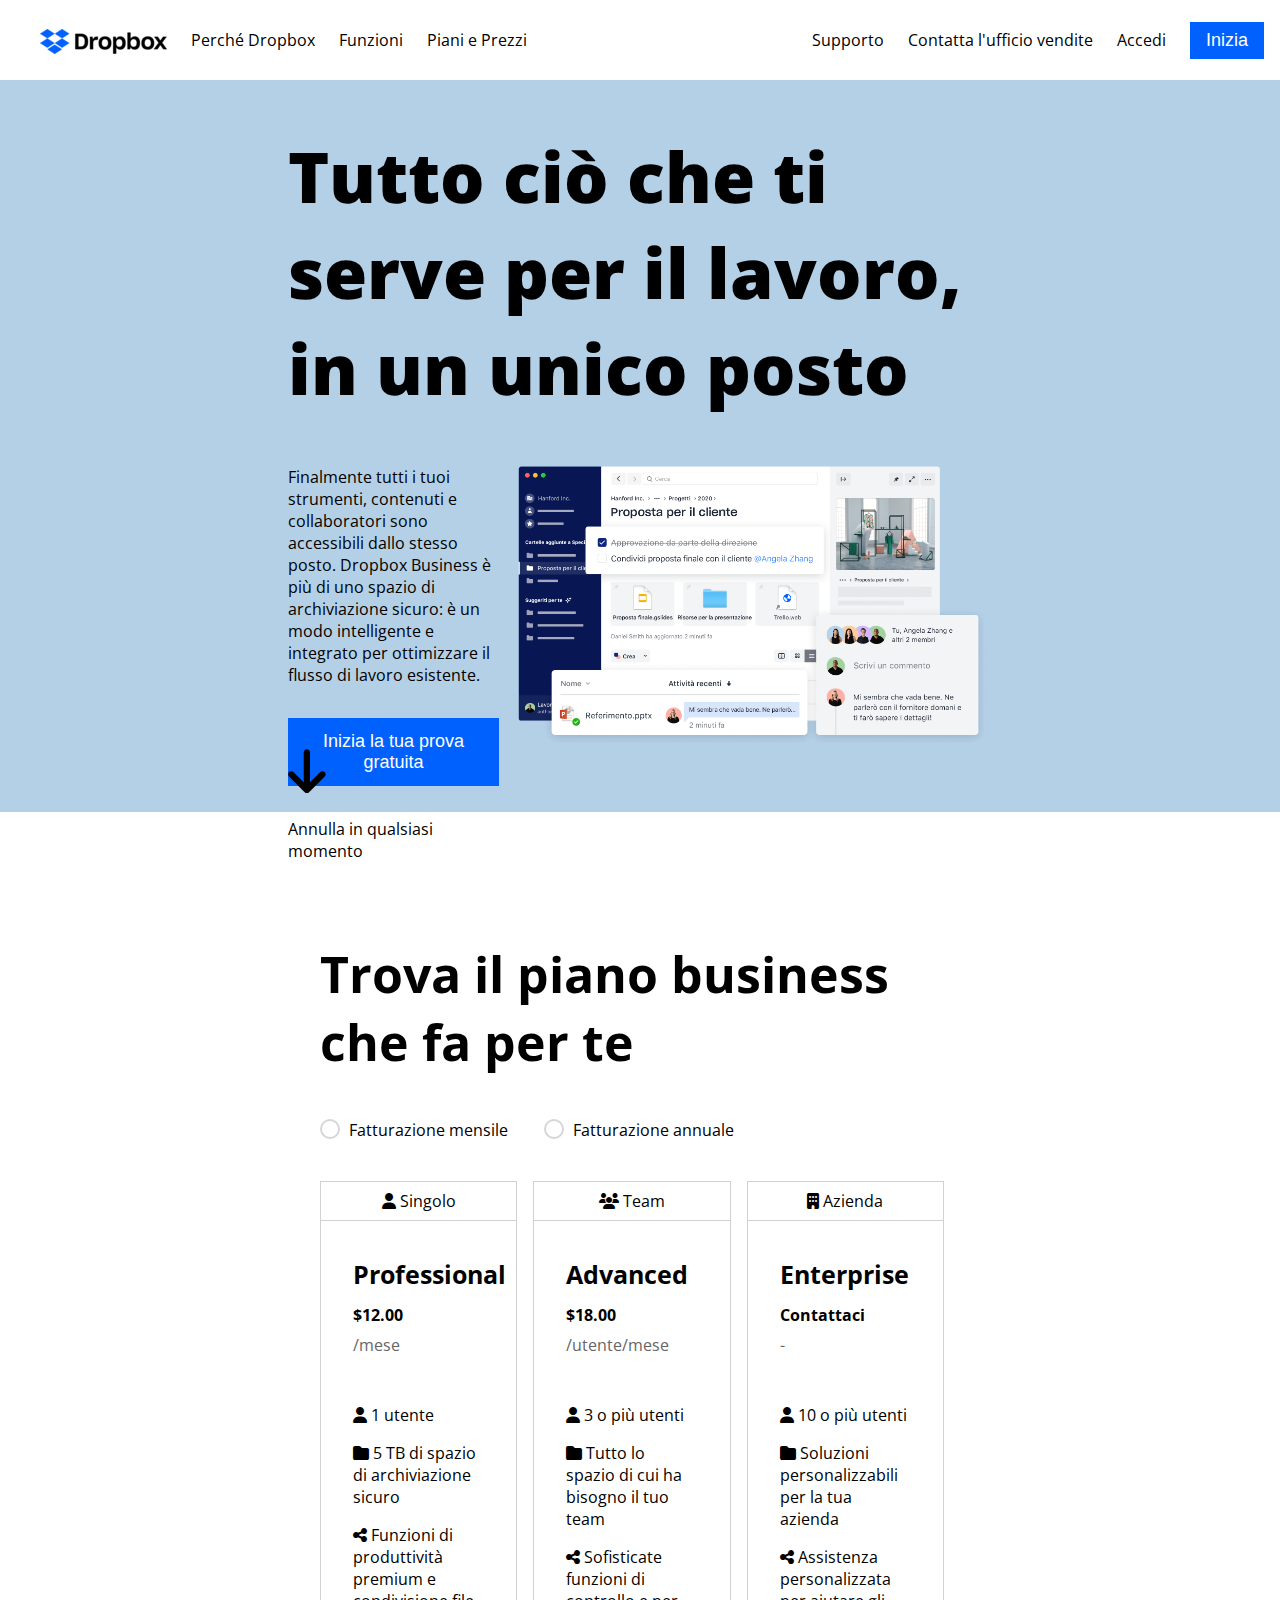
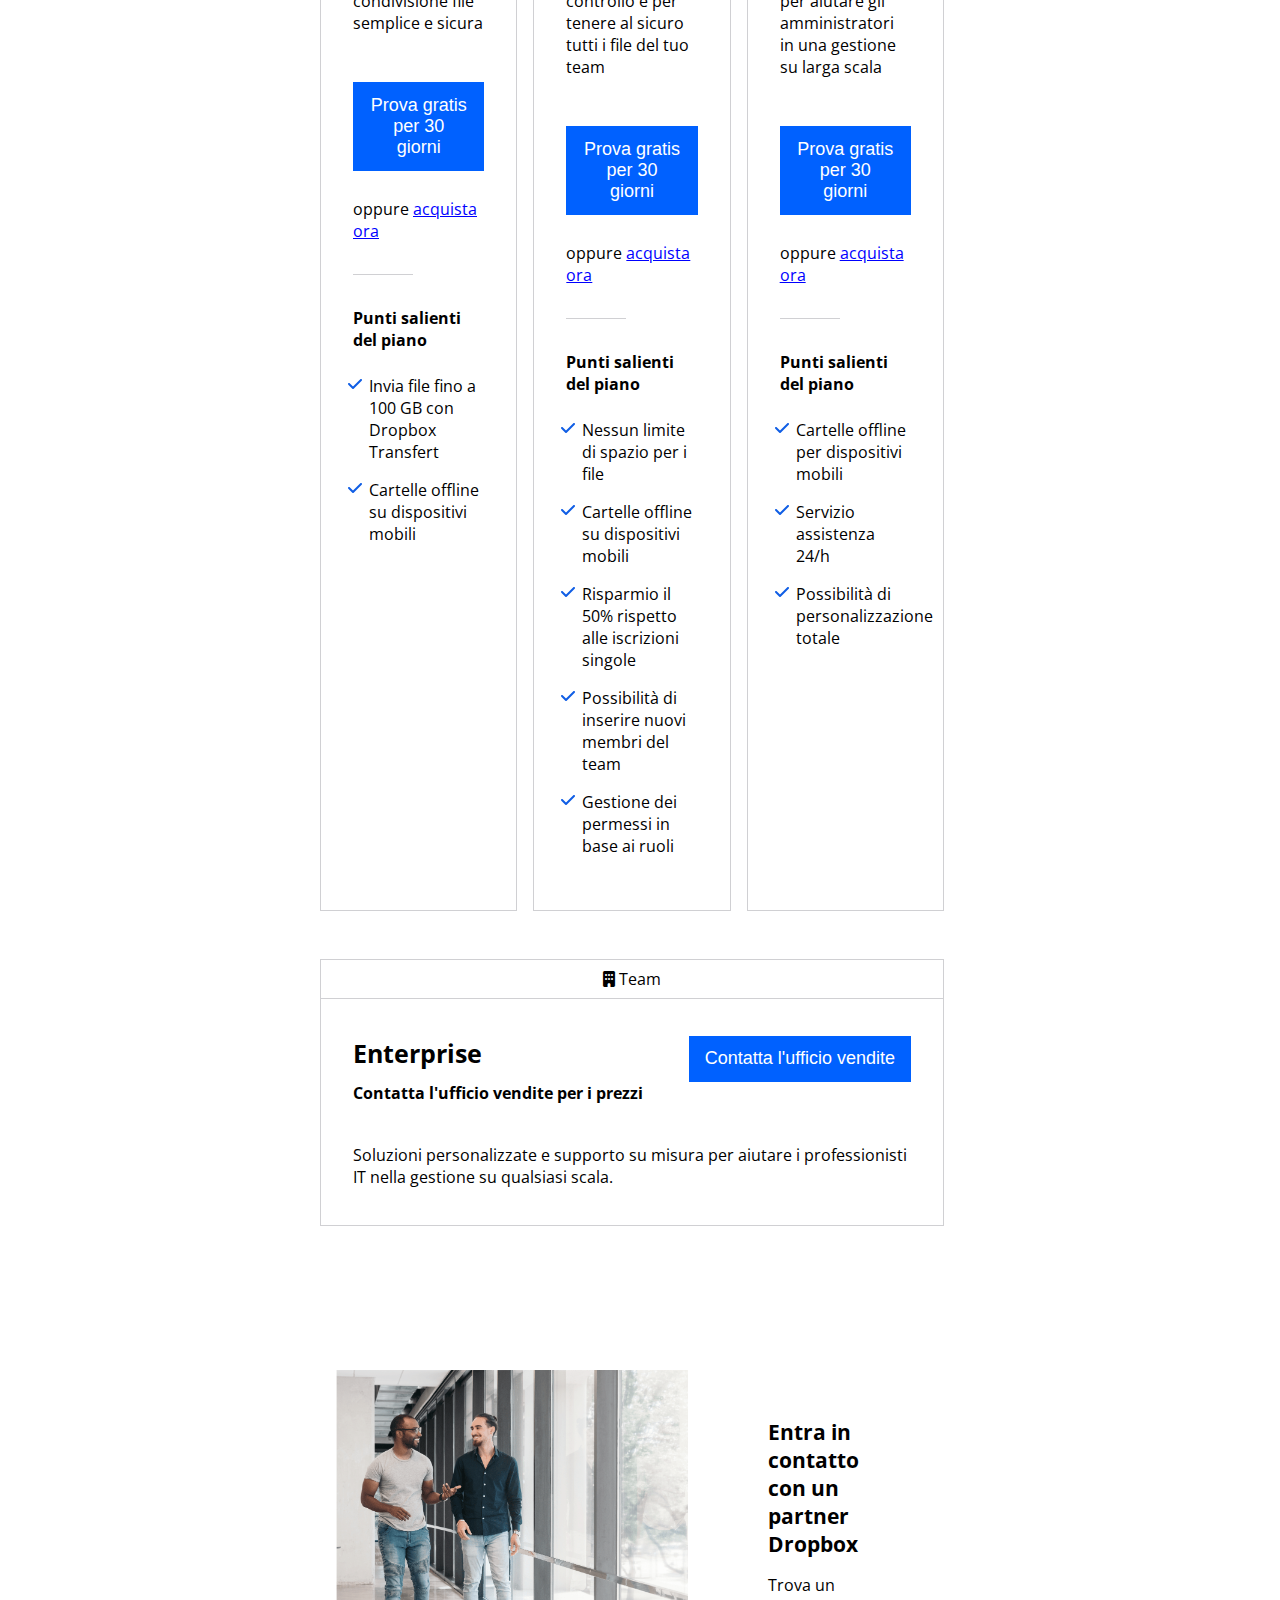
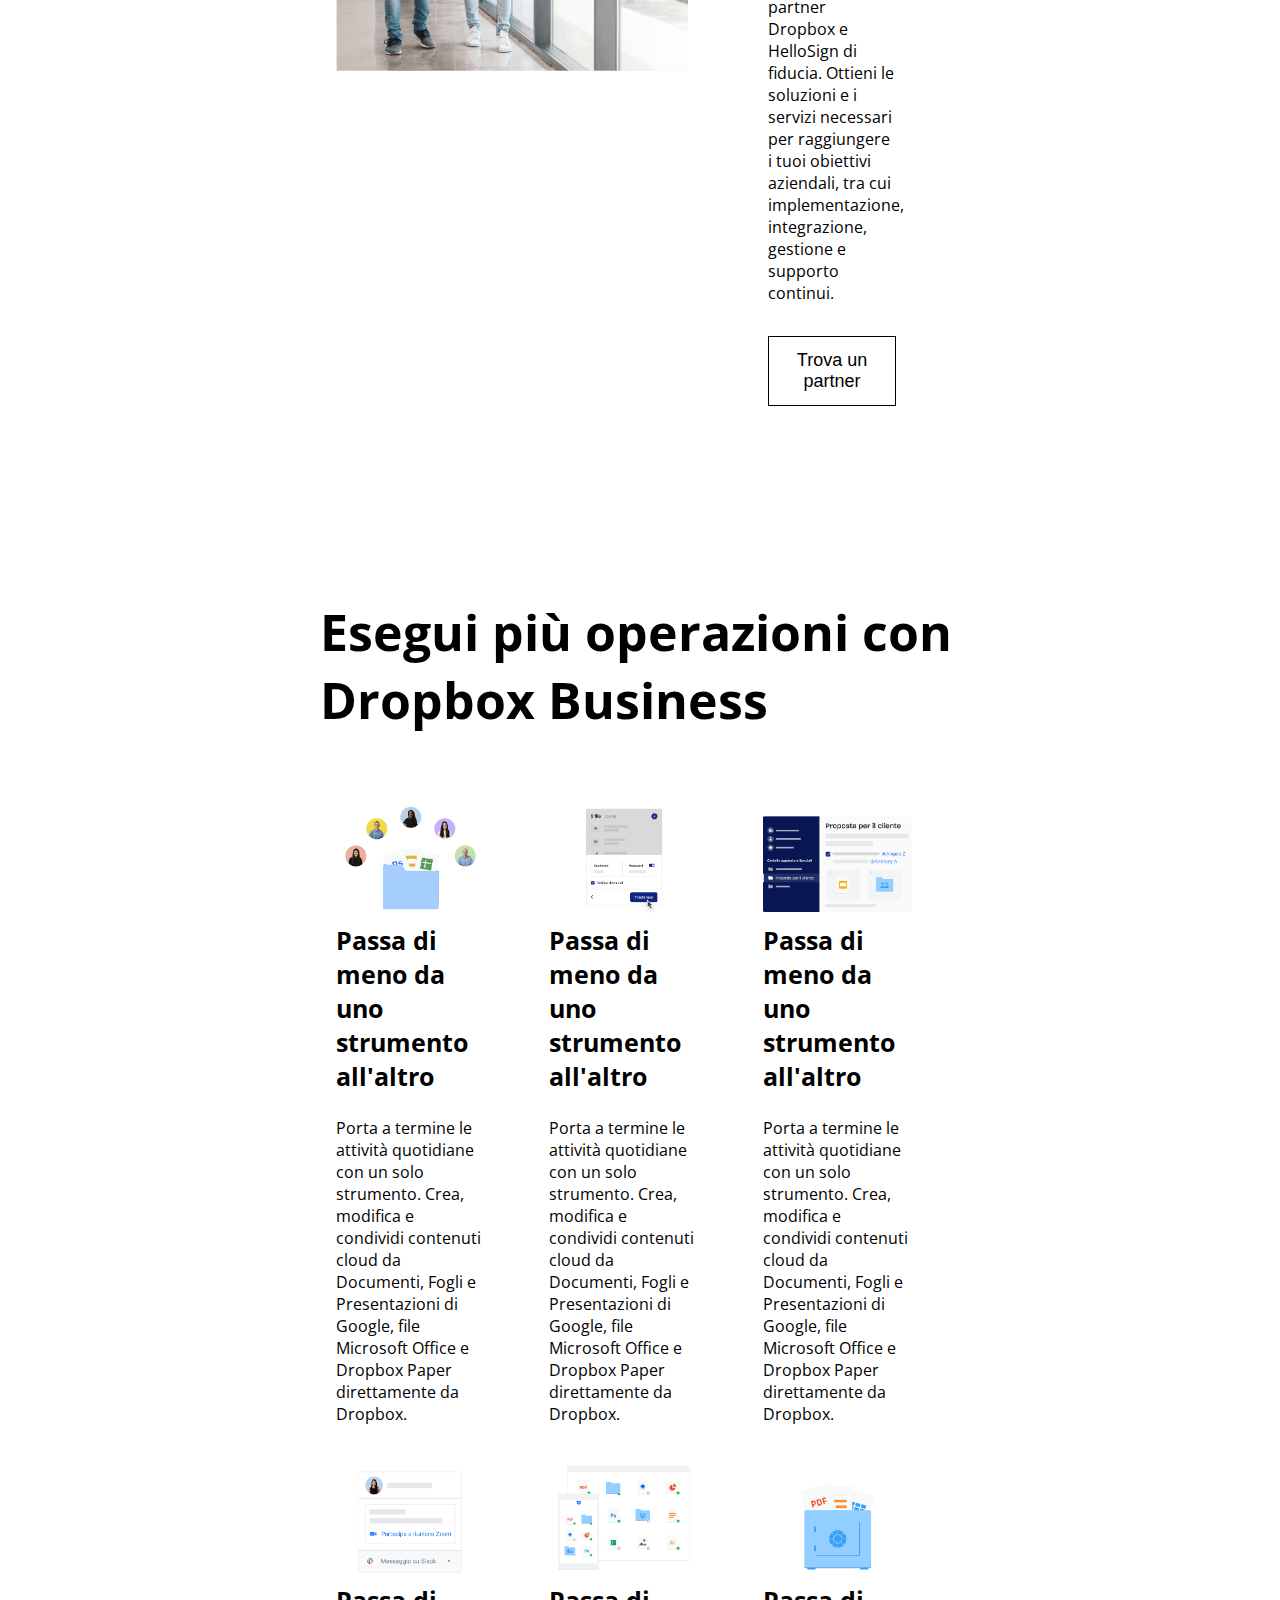
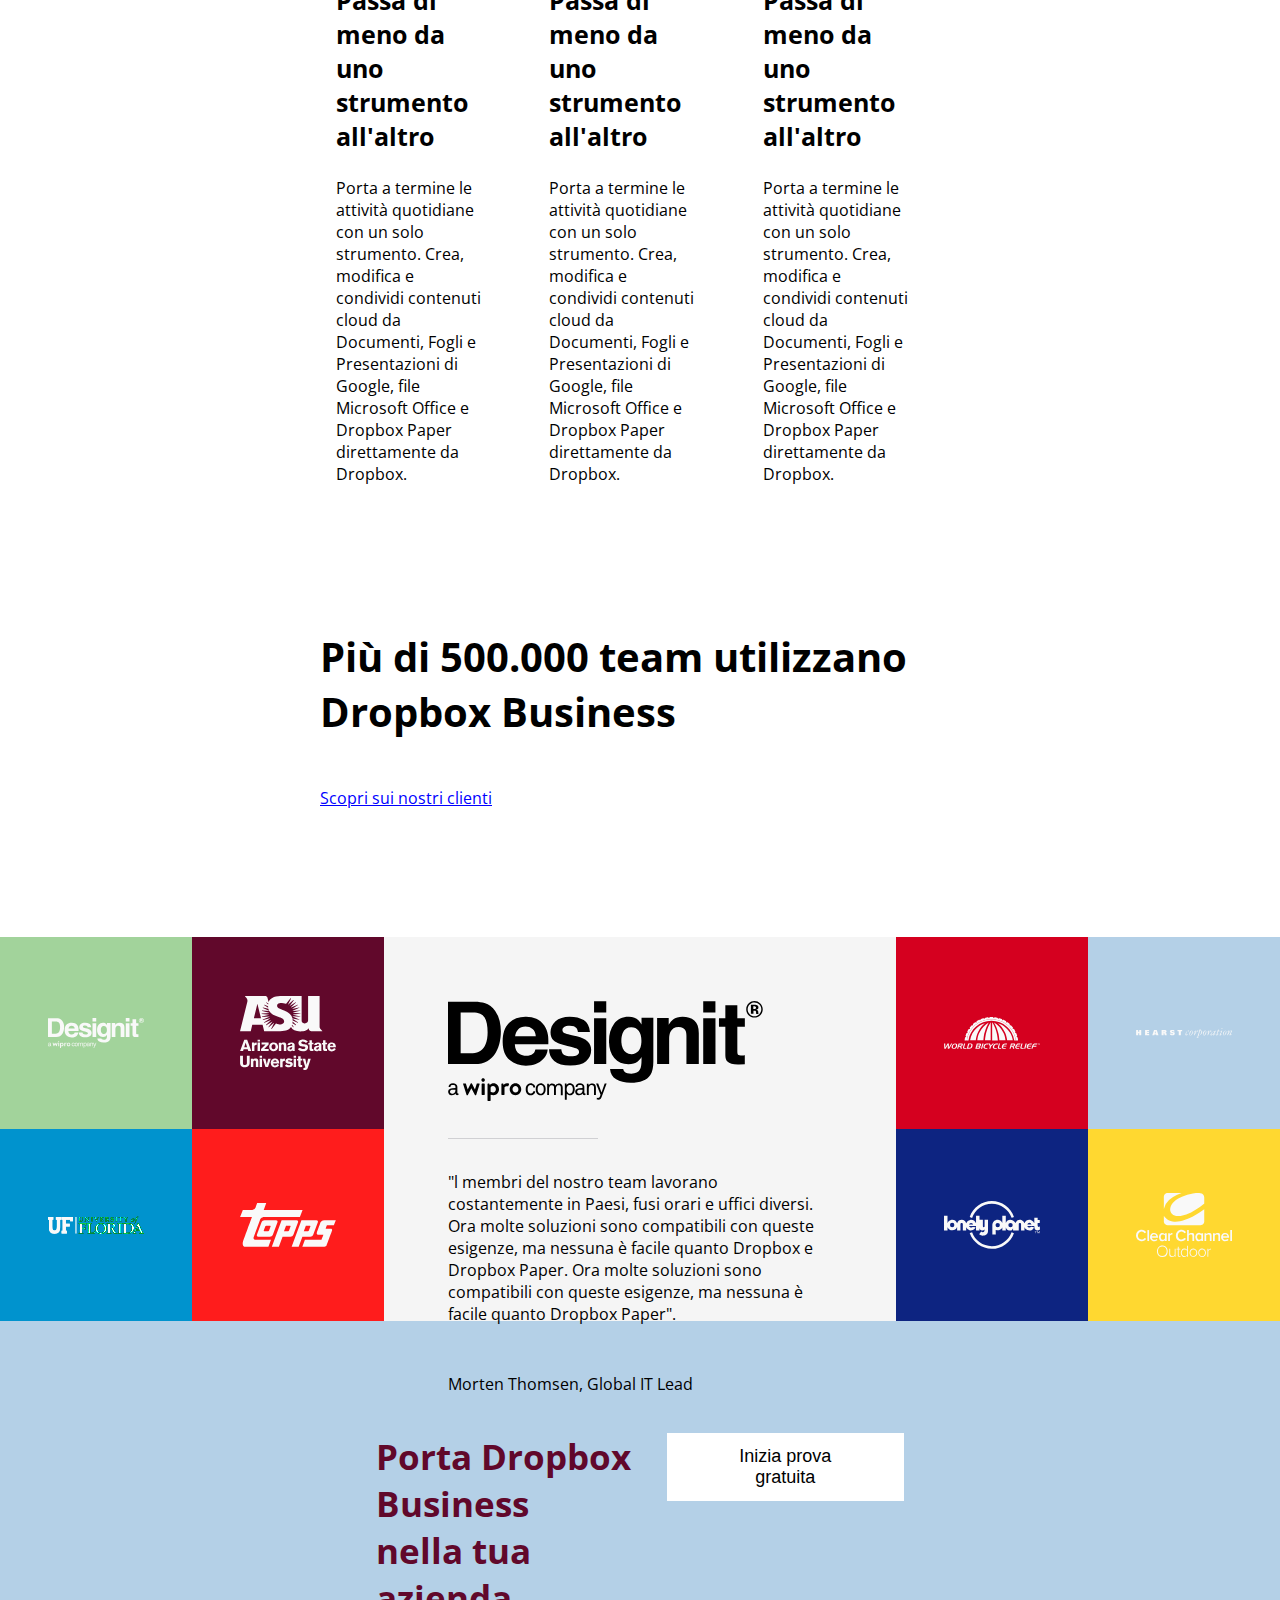
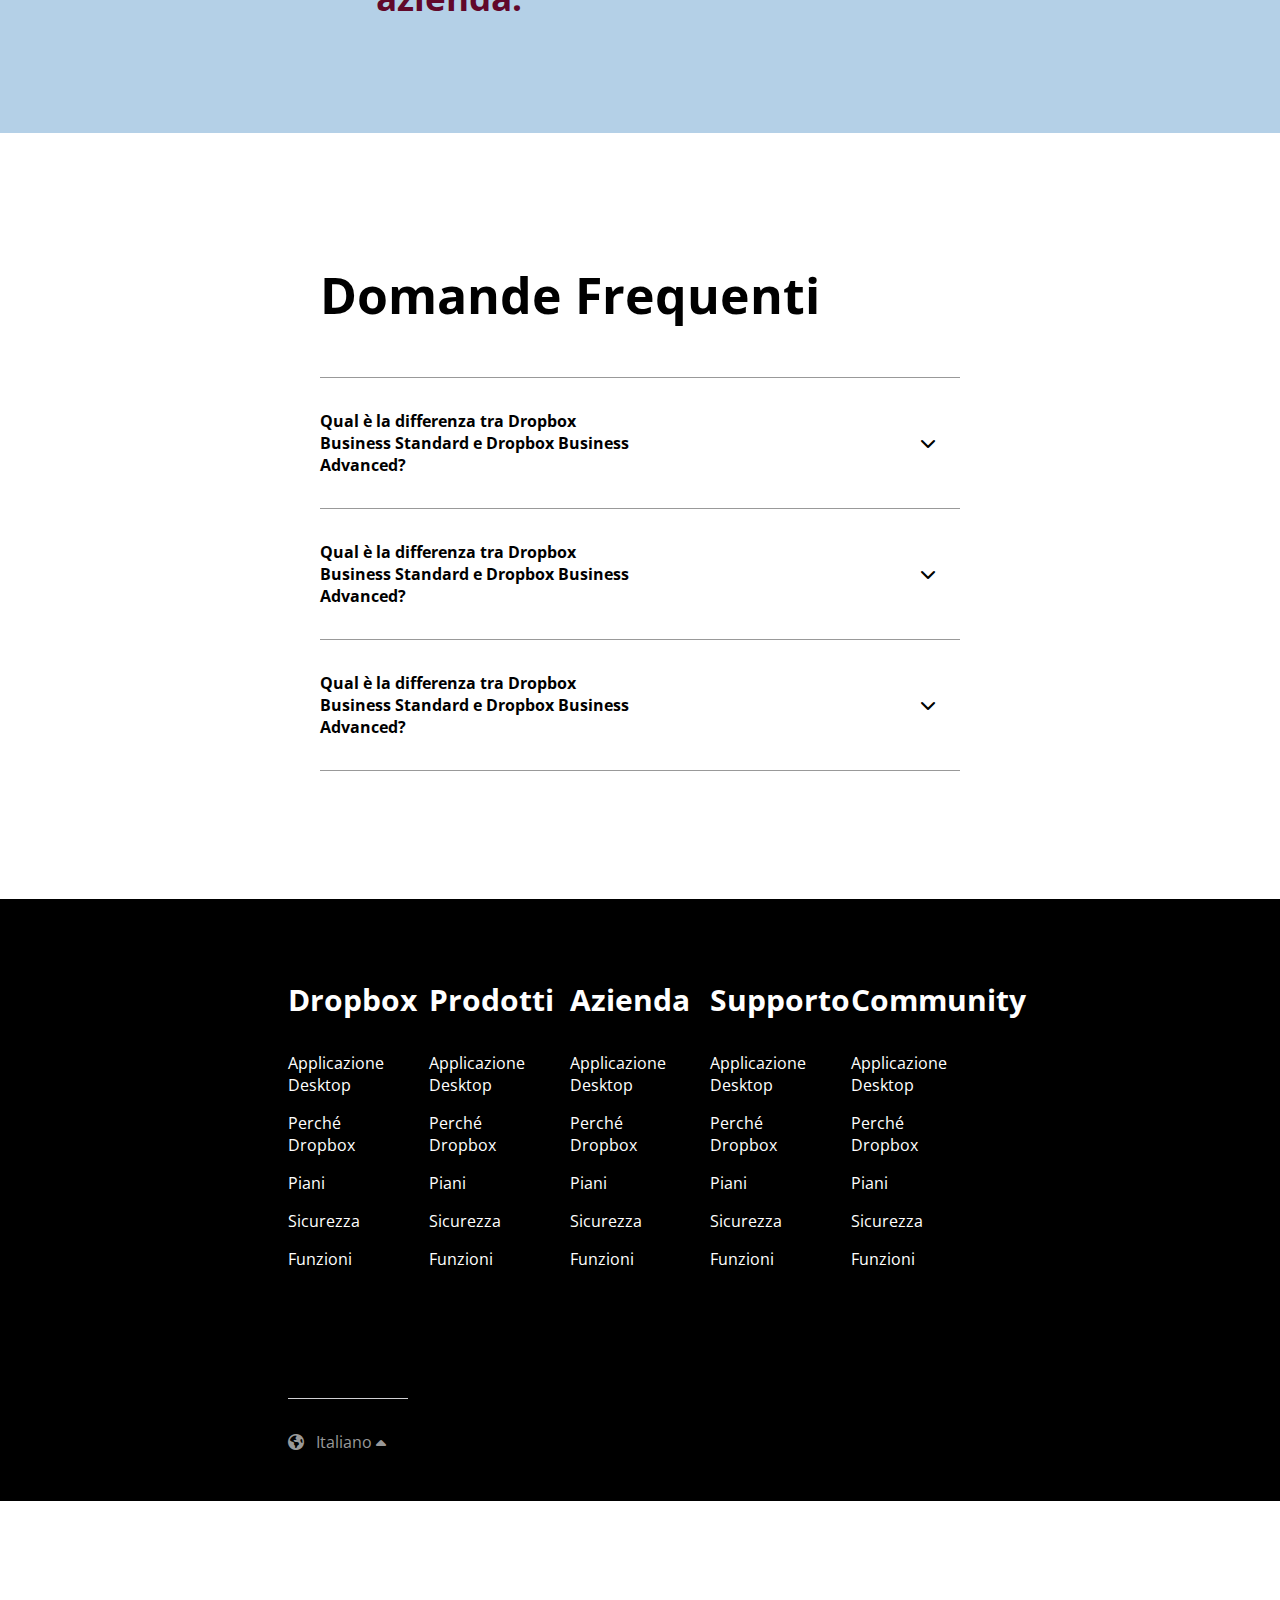
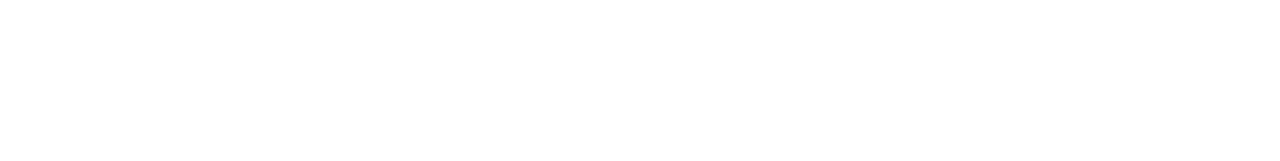
<file: index.html>
<!DOCTYPE html>
<html lang="it">
<head>
    <meta charset="UTF-8">
    <meta name="viewport" content="width=device-width, initial-scale=1.0">
    <title>DropBox</title>

    <!-- Font-awesome  -->
    <link rel="stylesheet" href="https://cdnjs.cloudflare.com/ajax/libs/font-awesome/6.4.2/css/all.min.css">

    <!-- Custom CSS -->
    <link rel="stylesheet" href="assets/style/style.css">
</head>
<body>
    <header>
        <div class="wrapper">
            <nav class="main-nav">
                <ul class="flex">
                    <li><a href="#"><img src="assets/img/logo-small.png" alt="logo dropbox" class="logo"></a></li>
                    <li class="list-hover">
                        <div class="dropdown">
                            <a href="#">Perché Dropbox</a>
                            <div class="dropdown-content dropdown-right">
                                <nav class="dropdown-nav flex">
                                    <div class="left-list">
                                        <ul>
                                            <li><a href="#">Condividi file</a></li>
                                            <li><a href="#">Store and backup</a></li>
                                            <li><a href="#">Sincronizza i dispositivi</a></li>
                                            <li><a href="#">Proteggi e mantieni al sicuro</a></li>
                                            <li><a href="#">Rimani produttivo</a></li>
                                        </ul>
                                    </div>
                                    <div class="right-list">
                                        <ul>
                                            <li><a href="#">Scarica l'applicazione Desktop</a></li>
                                            <li><a href="#">Desidero ottenere l'applicazione per dispositivi mobili</a></li>
                                            <li><a href="#">Lavora in remoto</a></li>
                                            <li><a href="#">Collabora</a></li>
                                            <li><a href="#">Organizza un team</a></li>
                                        </ul>
                                    </div>
                                </nav>
                            </div>
                        </div>
                    </li>
                    <li class="list-hover">
                        <div class="dropdown">
                            <a href="#">Funzioni</a>
                            <div class="dropdown-content dropdown-right">
                                <nav class="dropdown-nav flex">
                                    <div class="left-list">
                                        <ul>
                                            <li><a href="#">Condividi file</a></li>
                                            <li><a href="#">Store and backup</a></li>
                                            <li><a href="#">Sincronizza i dispositivi</a></li>
                                            <li><a href="#">Proteggi e mantieni al sicuro</a></li>
                                            <li><a href="#">Rimani produttivo</a></li>
                                        </ul>
                                    </div>
                                    <div class="right-list">
                                        <ul>
                                            <li><a href="#">Scarica l'applicazione Desktop</a></li>
                                            <li><a href="#">Desidero ottenere l'applicazione per dispositivi mobili</a></li>
                                            <li><a href="#">Lavora in remoto</a></li>
                                            <li><a href="#">Collabora</a></li>
                                            <li><a href="#">Organizza un team</a></li>
                                        </ul>
                                    </div>
                                </nav>
                            </div>
                        </div>
                    </li>
                    <li class="list-hover">
                        <div class="dropdown">
                            <a href="#">Piani e Prezzi</a>
                            <div class="dropdown-content dropdown-right">
                                <nav class="dropdown-nav flex">
                                    <div class="left-list">
                                        <ul>
                                            <li><a href="#">Condividi file</a></li>
                                            <li><a href="#">Store and backup</a></li>
                                            <li><a href="#">Sincronizza i dispositivi</a></li>
                                            <li><a href="#">Proteggi e mantieni al sicuro</a></li>
                                            <li><a href="#">Rimani produttivo</a></li>
                                        </ul>
                                    </div>
                                    <div class="right-list">
                                        <ul>
                                            <li><a href="#">Scarica l'applicazione Desktop</a></li>
                                            <li><a href="#">Desidero ottenere l'applicazione per dispositivi mobili</a></li>
                                            <li><a href="#">Lavora in remoto</a></li>
                                            <li><a href="#">Collabora</a></li>
                                            <li><a href="#">Organizza un team</a></li>
                                        </ul>
                                    </div>
                                </nav>
                            </div>
                        </div>
                    </li>
                </ul>
            </nav>
            <div class="user-wrapper">
                <ul class="flex">
                    <li class="list-hover">
                        <div class="dropdown">
                            <a href="#">Supporto</a>
                            <div class="dropdown-content dropdown-left">
                                <nav class="dropdown-nav flex">
                                    <div class="left-list">
                                        <ul>
                                            <li><a href="#">Condividi file</a></li>
                                            <li><a href="#">Store and backup</a></li>
                                            <li><a href="#">Sincronizza i dispositivi</a></li>
                                            <li><a href="#">Proteggi e mantieni al sicuro</a></li>
                                            <li><a href="#">Rimani produttivo</a></li>
                                        </ul>
                                    </div>
                                    <div class="right-list">
                                        <ul>
                                            <li><a href="#">Scarica l'applicazione Desktop</a></li>
                                            <li><a href="#">Desidero ottenere l'applicazione per dispositivi mobili</a></li>
                                            <li><a href="#">Lavora in remoto</a></li>
                                            <li><a href="#">Collabora</a></li>
                                            <li><a href="#">Organizza un team</a></li>
                                        </ul>
                                    </div>
                                </nav>
                            </div>
                        </div>
                    </li>
                    <li class="list-hover">
                        <div class="dropdown">
                            <a href="#">Contatta l'ufficio vendite</a>
                            <div class="dropdown-content dropdown-left">
                                <nav class="dropdown-nav flex">
                                    <div class="left-list">
                                        <ul>
                                            <li><a href="#">Condividi file</a></li>
                                            <li><a href="#">Store and backup</a></li>
                                            <li><a href="#">Sincronizza i dispositivi</a></li>
                                            <li><a href="#">Proteggi e mantieni al sicuro</a></li>
                                            <li><a href="#">Rimani produttivo</a></li>
                                        </ul>
                                    </div>
                                    <div class="right-list">
                                        <ul>
                                            <li><a href="#">Scarica l'applicazione Desktop</a></li>
                                            <li><a href="#">Desidero ottenere l'applicazione per dispositivi mobili</a></li>
                                            <li><a href="#">Lavora in remoto</a></li>
                                            <li><a href="#">Collabora</a></li>
                                            <li><a href="#">Organizza un team</a></li>
                                        </ul>
                                    </div>
                                </nav>
                            </div>
                        </div>
                    </li>
                    <li class="list-hover">
                        <div class="dropdown">
                            <a href="#">Accedi</a>
                            <div class="dropdown-content dropdown-left">
                                <nav class="dropdown-nav flex">
                                    <div class="left-list">
                                        <ul>
                                            <li><a href="#">Condividi file</a></li>
                                            <li><a href="#">Store and backup</a></li>
                                            <li><a href="#">Sincronizza i dispositivi</a></li>
                                            <li><a href="#">Proteggi e mantieni al sicuro</a></li>
                                            <li><a href="#">Rimani produttivo</a></li>
                                        </ul>
                                    </div>
                                    <div class="right-list">
                                        <ul>
                                            <li><a href="#">Scarica l'applicazione Desktop</a></li>
                                            <li><a href="#">Desidero ottenere l'applicazione per dispositivi mobili</a></li>
                                            <li><a href="#">Lavora in remoto</a></li>
                                            <li><a href="#">Collabora</a></li>
                                            <li><a href="#">Organizza un team</a></li>
                                        </ul>
                                    </div>
                                </nav>
                            </div>
                        </div>
                    </li>
                    <li><a href="#"><button class="button button-blue">Inizia</button></a></li>
                </ul>
            </div>
        </div>
    </header>

    <main>
        <section id="hero">
            <div class="hero-wrapper">
                <h1>Tutto ciò che ti serve per il lavoro, in un unico posto</h1>
                <div class="content-wrapper flex">
                    <div class="content">
                        <p>
                            Finalmente tutti i tuoi strumenti, contenuti e
                            collaboratori sono accessibili dallo stesso posto.
                            Dropbox Business è più di uno spazio di
                            archiviazione sicuro: è un modo intelligente e
                            integrato per ottimizzare il flusso di lavoro
                            esistente.
                        </p>
                        <button class="button button-blue">Inizia la tua prova gratuita</button>
                        <p>Annulla in qualsiasi momento</p>
                        <a href="#business-plan"><i class="fa-solid fa-arrow-down"></i></a>
                    </div>
                    <div class="content-img">
                        <img src="assets/img/jumbo.png" alt="interfaccia dropbox webapp" class="hero-img">
                    </div>
                </div>
            </div>
        </section>

        <section id="business-plan" class="container">
            <h2>Trova il piano business che fa per te</h2>
            <div class="billing-type">
                <input type="radio" name="billing" id="monthly"><label for="monthly"> Fatturazione mensile</label>
                <input type="radio" name="billing" id="yearly"><label for="yearly"> Fatturazione annuale</label>
            </div>

            <div class="business-wrapper flex">
                <!-- Card 1 -->
                <div class="card">
                    <div class="business-type">
                        <i class="fa-solid fa-user"></i>
                        Singolo
                    </div>
                    <div class="card-info">
                        <h3>Professional</h3>
                        <div class="pay">$12.00</div>
                        <div class="method-pay">/mese</div>

                        <div class="users">
                            <i class="fa-solid fa-user"></i>
                            1 utente
                        </div>
                        <div class="storage">
                            <i class="fa-solid fa-folder"></i>
                            5 TB di spazio di archiviazione sicuro
                        </div>
                        <div class="shares">
                            <i class="fa-solid fa-share-nodes"></i>
                            Funzioni di produttività premium e condivisione file semplice e sicura
                        </div>
                        <button class="button button-blue">Prova gratis per 30 giorni</button>
                        <div class="buy">oppure <a href="#">acquista ora</a></div>

                        <div class="divider"></div>

                        <div class="business-highlights">
                            <h4>Punti salienti del piano</h4>
                            <ul>
                                <li>
                                    Invia file fino a 100 GB con Dropbox Transfert
                                </li>
                                <li>
                                    Cartelle offline su dispositivi mobili
                                </li>
                            </ul>
                        </div>
                    </div>
                </div>

                <!-- Card 2 -->
                <div class="card">
                    <div class="business-type">
                        <i class="fa-solid fa-users"></i>
                        Team
                    </div>
                    <div class="card-info">
                        <h3>Advanced</h3>
                        <div class="pay">$18.00</div>
                        <div class="method-pay">/utente/mese</div>

                        <div class="users">
                            <i class="fa-solid fa-user"></i>
                            3 o più utenti
                        </div>
                        <div class="storage">
                            <i class="fa-solid fa-folder"></i>
                            Tutto lo spazio di cui ha bisogno il tuo team
                        </div>
                        <div class="shares">
                            <i class="fa-solid fa-share-nodes"></i>
                            Sofisticate funzioni di controllo e per tenere al sicuro tutti i file del tuo team
                        </div>
                        <button class="button button-blue">Prova gratis per 30 giorni</button>
                        <div class="buy">oppure <a href="#">acquista ora</a></div>

                        <div class="divider"></div>

                        <div class="business-highlights">
                            <h4>Punti salienti del piano</h4>
                            <ul>
                                <li>
                                    Nessun limite di spazio per i file
                                </li>
                                <li>
                                    Cartelle offline su dispositivi mobili
                                </li>
                                <li>
                                    Risparmio il 50% rispetto alle iscrizioni singole
                                </li>
                                <li>
                                    Possibilità di inserire nuovi membri del team
                                </li>
                                <li>
                                    Gestione dei permessi in base ai ruoli
                                </li>
                            </ul>
                        </div>
                    </div>
                </div>

                <!-- Card 3 -->
                <div class="card">
                    <div class="business-type">
                        <i class="fa-solid fa-building"></i>
                        Azienda
                    </div>
                    <div class="card-info">
                        <h3>Enterprise</h3>
                        <div class="pay">Contattaci</div>
                        <div class="method-pay">-</div>

                        <div class="users">
                            <i class="fa-solid fa-user"></i>
                            10 o più utenti
                        </div>
                        <div class="storage">
                            <i class="fa-solid fa-folder"></i>
                            Soluzioni personalizzabili per la tua azienda
                        </div>
                        <div class="shares">
                            <i class="fa-solid fa-share-nodes"></i>
                            Assistenza personalizzata per aiutare gli amministratori in una gestione su larga scala
                        </div>
                        <button class="button button-blue">Prova gratis per 30 giorni</button>
                        <div class="buy">oppure <a href="#">acquista ora</a></div>

                        <div class="divider"></div>

                        <div class="business-highlights">
                            <h4>Punti salienti del piano</h4>
                            <ul>
                                <li>
                                    Cartelle offline per dispositivi mobili
                                </li>
                                <li>
                                    Servizio assistenza 24/h
                                </li>
                                <li>
                                    Possibilità di personalizzazione totale
                                </li>
                            </ul>
                        </div>
                    </div>
                </div>
            </div>

            <div class="big-card-wrapper flex">
                <div class="card">
                    <div class="business-type">
                        <i class="fa-solid fa-building"></i>
                        Team
                    </div>
                    <div class="card-info">
                        <h3>Enterprise</h3>
                        <div class="pay">Contatta l'ufficio vendite per i prezzi</div>
                        <p>
                            Soluzioni personalizzate e supporto su misura per aiutare i professionisti IT 
                            nella gestione su qualsiasi scala.
                        </p>
                        <button class="button button-blue">Contatta l'ufficio vendite</button>
                    </div>
                </div>
            </div>


        </section>

        <section id="dropbox-partner" class="container">
            <div class="partner-wrapper flex">
                <div class="content-img">
                    <img src="assets/img/partner.png" alt="Due partner che conversano">
                </div>
                <div class="content">
                    <h3>Entra in contatto con un partner Dropbox</h3>
                    <p>
                        Trova un partner Dropbox e HelloSign
                        di fiducia. Ottieni le soluzioni e i servizi
                        necessari per raggiungere i tuoi obiettivi
                        aziendali, tra cui implementazione,
                        integrazione, gestione e supporto
                        continui.
                    </p>
                    <button class="button button-white">Trova un partner</button>
                </div>  
            </div>
        </section>

        <section id="dropbox-feature" class="container">
            <h2>Esegui più operazioni con Dropbox Business</h2>
            <div class="feature-wrapper flex">

                <!-- Row 1 -->
                <div class="feature">
                    <img src="assets/img/business-feature-switching-tools.png" alt="feature ">
                    <h3>Passa di meno da uno strumento all'altro</h3>
                    <p>
                        Porta a termine le attività quotidiane
                        con un solo strumento. Crea, modifica e
                        condividi contenuti cloud da
                        Documenti, Fogli e Presentazioni di
                        Google, file Microsoft Office e Dropbox
                        Paper direttamente da Dropbox.  
                    </p>
                </div>

                <div class="feature">
                    <img src="assets/img/business-feature-send-files-it.png" alt="feature ">
                    <h3>Passa di meno da uno strumento all'altro</h3>
                    <p>
                        Porta a termine le attività quotidiane
                        con un solo strumento. Crea, modifica e
                        condividi contenuti cloud da
                        Documenti, Fogli e Presentazioni di
                        Google, file Microsoft Office e Dropbox
                        Paper direttamente da Dropbox.  
                    </p>
                </div>

                <div class="feature">
                    <img src="assets/img/business-feature-coordinate-it.png" alt="feature ">
                    <h3>Passa di meno da uno strumento all'altro</h3>
                    <p>
                        Porta a termine le attività quotidiane
                        con un solo strumento. Crea, modifica e
                        condividi contenuti cloud da
                        Documenti, Fogli e Presentazioni di
                        Google, file Microsoft Office e Dropbox
                        Paper direttamente da Dropbox.  
                    </p>
                </div>

                <!-- Row 2 -->
                <div class="feature">
                    <img src="assets/img/business-feature-integrations-it.png" alt="feature ">
                    <h3>Passa di meno da uno strumento all'altro</h3>
                    <p>
                        Porta a termine le attività quotidiane
                        con un solo strumento. Crea, modifica e
                        condividi contenuti cloud da
                        Documenti, Fogli e Presentazioni di
                        Google, file Microsoft Office e Dropbox
                        Paper direttamente da Dropbox.  
                    </p>
                </div>

                <div class="feature">
                    <img src="assets/img/business-feature-multi-device.png" alt="feature ">
                    <h3>Passa di meno da uno strumento all'altro</h3>
                    <p>
                        Porta a termine le attività quotidiane
                        con un solo strumento. Crea, modifica e
                        condividi contenuti cloud da
                        Documenti, Fogli e Presentazioni di
                        Google, file Microsoft Office e Dropbox
                        Paper direttamente da Dropbox.  
                    </p>
                </div>

                <div class="feature">
                    <img src="assets/img/business-feature-security.png" alt="feature ">
                    <h3>Passa di meno da uno strumento all'altro</h3>
                    <p>
                        Porta a termine le attività quotidiane
                        con un solo strumento. Crea, modifica e
                        condividi contenuti cloud da
                        Documenti, Fogli e Presentazioni di
                        Google, file Microsoft Office e Dropbox
                        Paper direttamente da Dropbox.  
                    </p>
                </div>

            </div>
        </section>

        <section id="learn-more" class="container">
            <h2>Più di 500.000 team utilizzano <br> Dropbox Business</h2>
            <a href="#">Scopri sui nostri clienti</a>
        </section>

        <section id="brands">
            <div class="brands-wrapper flex">
                <div class="brands-left-wrapper flex">
                    <div class="brand-square designit">
                        <img src="assets/img/designit.svg" alt="logo designit">
                    </div>
                    <div class="brand-square asu">
                        <img src="assets/img/arizona_state_university.svg" alt="logo università Arizona">
                    </div>
                    <div class="brand-square uf">
                        <img src="assets/img/university_of_florida.svg" alt="logo università Florida">
                    </div>
                    <div class="brand-square topps">
                        <img src="assets/img/topps.svg" alt="logo topps">
                    </div>
                </div>

                <div class="main-content-wrapper">
                    <img src="assets/img/designit.svg" alt="designit logo">
                    <div class="divider"></div>
                    <p>
                        "l membri del nostro team lavorano costantemente in Paesi, fusi orari e
                        uffici diversi. Ora molte soluzioni sono compatibili con queste esigenze,
                        ma nessuna è facile quanto Dropbox e Dropbox Paper. Ora molte
                        soluzioni sono compatibili con queste esigenze, ma nessuna è facile
                        quanto Dropbox Paper".
                    </p>
                    <p>Morten Thomsen, Global IT Lead</p>
                </div>

                <div class="brands-right-wrapper flex">
                    <div class="brand-square bicycle">
                        <img src="assets/img/world_bicycle_relief.svg" alt="logo world bicycle">
                    </div>
                    <div class="brand-square hearst">
                        <img src="assets/img/hearst_corp.svg" alt="logo hearst corp">
                    </div>
                    <div class="brand-square lonely">
                        <img src="assets/img/lonely_planet.svg" alt="logo lonely planet">
                    </div>
                    <div class="brand-square clear-channel">
                        <img src="assets/img/clear_channel.svg" alt="logo clear channel">
                    </div>
                </div>
            </div>
        </section>

        <section id="free-trial">
            <div class="free-trial-wrapper container flex">
                <h2>Porta Dropbox Business <br> nella tua azienda.</h2>
                <button class="button">Inizia prova gratuita</button>
            </div>
        </section>

        <section id="faq" class="container">
            <h2>Domande Frequenti</h2>
            <div class="question flex">
                <input type="checkbox" checked>
                <div class="question-title">Qual è la differenza tra Dropbox Business Standard e Dropbox Business Advanced?</div>
                <div class="icon"><i class="fa-solid fa-chevron-down"></i></div>
                <div class="accordion">
                    Standard provides teams with 5 TB (5000 GB) of storage and simple sharing and collaboration
                    tools. For teams needing more storage and security, Advanced provides as much space as your
                    team needs in addition to sophisticated admin, audit, integration, and security features. Learn
                    more about our plans here.
                </div>
            </div>

            <div class="question flex">
                <input type="checkbox" checked>
                <div class="question-title">Qual è la differenza tra Dropbox Business Standard e Dropbox Business Advanced?</div>
                <div class="icon"><i class="fa-solid fa-chevron-down"></i></div>
                <div class="accordion">
                    Standard provides teams with 5 TB (5000 GB) of storage and simple sharing and collaboration
                    tools. For teams needing more storage and security, Advanced provides as much space as your
                    team needs in addition to sophisticated admin, audit, integration, and security features. Learn
                    more about our plans here.
                </div>
            </div>

            <div class="question flex">
                <input type="checkbox" checked>
                <div class="question-title">Qual è la differenza tra Dropbox Business Standard e Dropbox Business Advanced?</div>
                <div class="icon"><i class="fa-solid fa-chevron-down"></i></div>
                <div class="accordion">
                    Standard provides teams with 5 TB (5000 GB) of storage and simple sharing and collaboration
                    tools. For teams needing more storage and security, Advanced provides as much space as your
                    team needs in addition to sophisticated admin, audit, integration, and security features. Learn
                    more about our plans here.
                </div>
            </div>
        </section>
    </main>

    <footer>
        <div class="footer-wrapper">
            <div class="upper-footer flex">
                <div class="footer-column">
                    <h4>Dropbox</h4>
                    <ul>
                        <li>Applicazione Desktop</li>
                        <li>Perché Dropbox</li>
                        <li>Piani</li>
                        <li>Sicurezza</li>
                        <li>Funzioni</li>
                    </ul>
                </div>
                <div class="footer-column">
                    <h4>Prodotti</h4>
                    <ul>
                        <li>Applicazione Desktop</li>
                        <li>Perché Dropbox</li>
                        <li>Piani</li>
                        <li>Sicurezza</li>
                        <li>Funzioni</li>
                    </ul>
                </div>
                <div class="footer-column">
                    <h4>Azienda</h4>
                    <ul>
                        <li>Applicazione Desktop</li>
                        <li>Perché Dropbox</li>
                        <li>Piani</li>
                        <li>Sicurezza</li>
                        <li>Funzioni</li>
                    </ul>
                </div>
                <div class="footer-column">
                    <h4>Supporto</h4>
                    <ul>
                        <li>Applicazione Desktop</li>
                        <li>Perché Dropbox</li>
                        <li>Piani</li>
                        <li>Sicurezza</li>
                        <li>Funzioni</li>
                    </ul>
                </div>
                <div class="footer-column">
                    <h4>Community</h4>
                    <ul>
                        <li>Applicazione Desktop</li>
                        <li>Perché Dropbox</li>
                        <li>Piani</li>
                        <li>Sicurezza</li>
                        <li>Funzioni</li>
                    </ul>
                </div>
            </div>
            <div class="divider"></div>
            <div class="bottom-footer">
                <i class="fa-solid fa-earth-americas"></i>
                <span>Italiano</span>
                <i class="fa-solid fa-caret-up"></i>
            </div>
        </div>
    </footer>
</body>
</html>
</file>
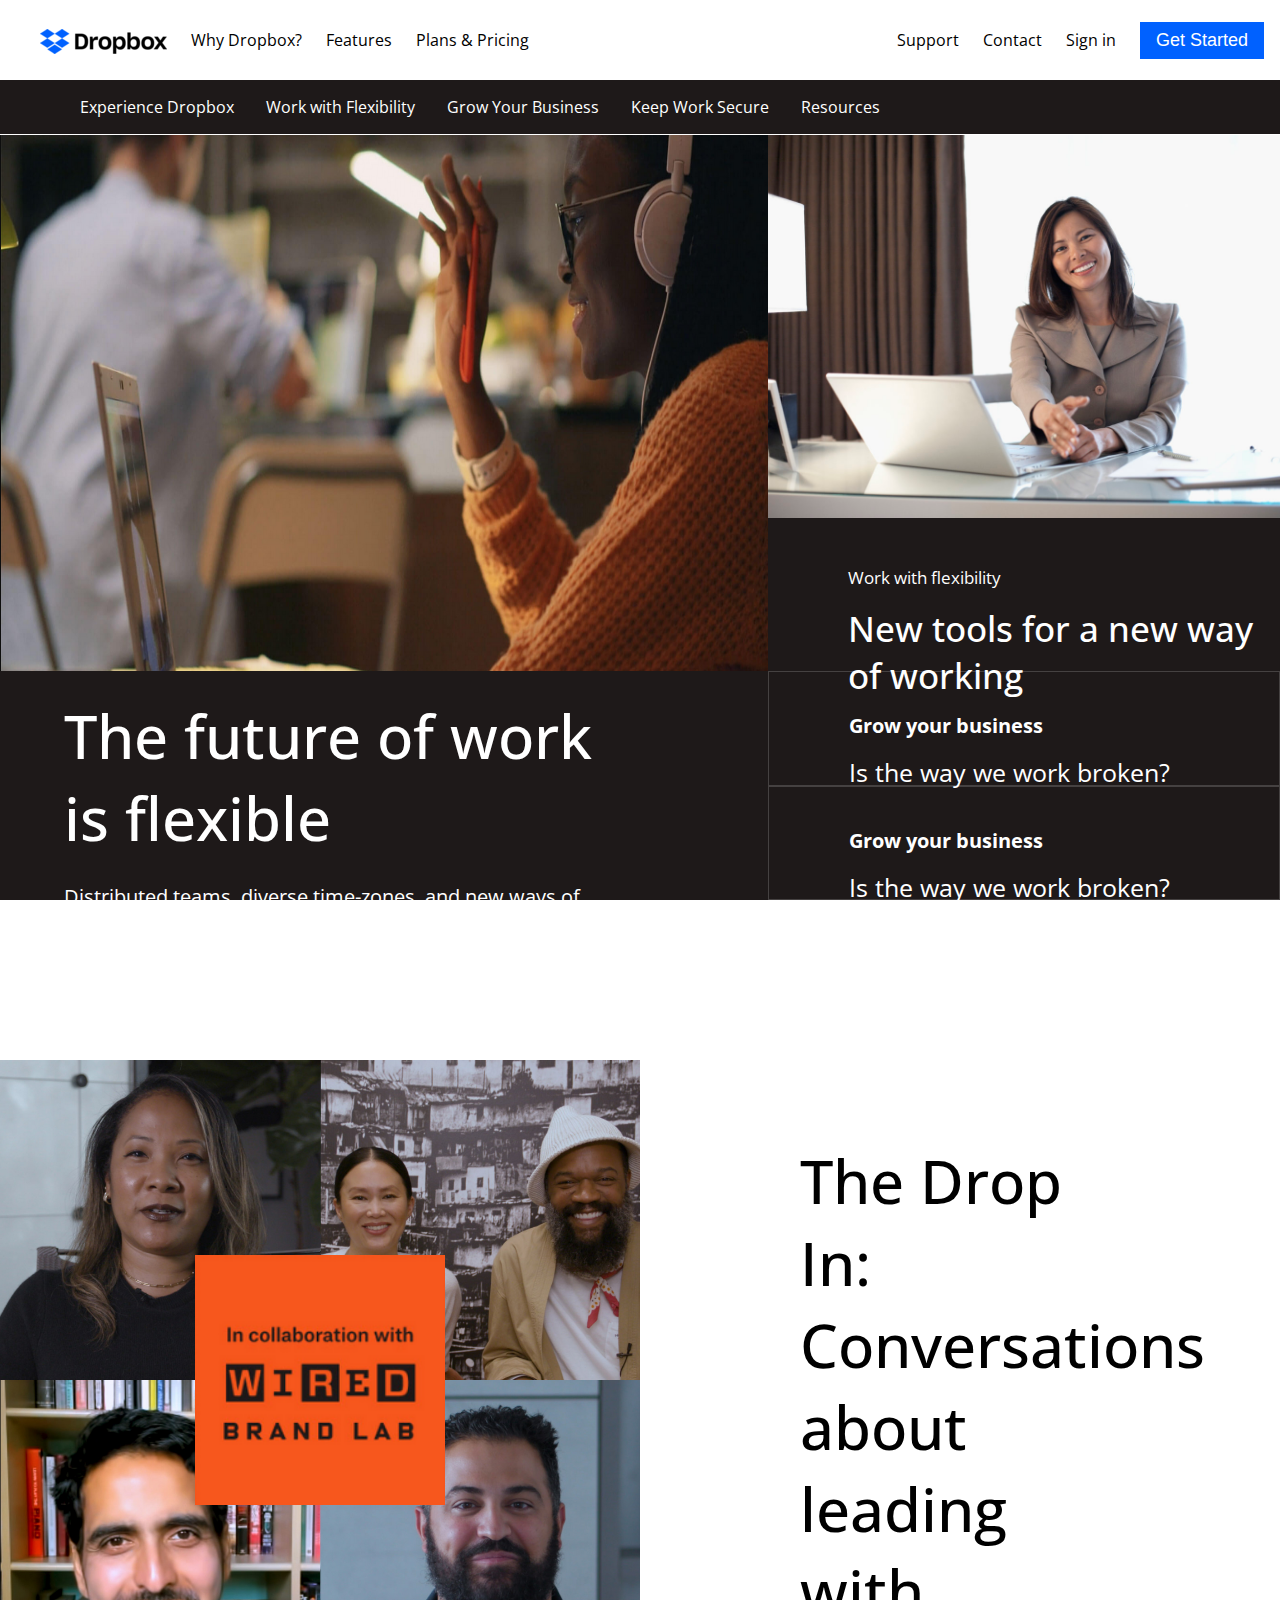
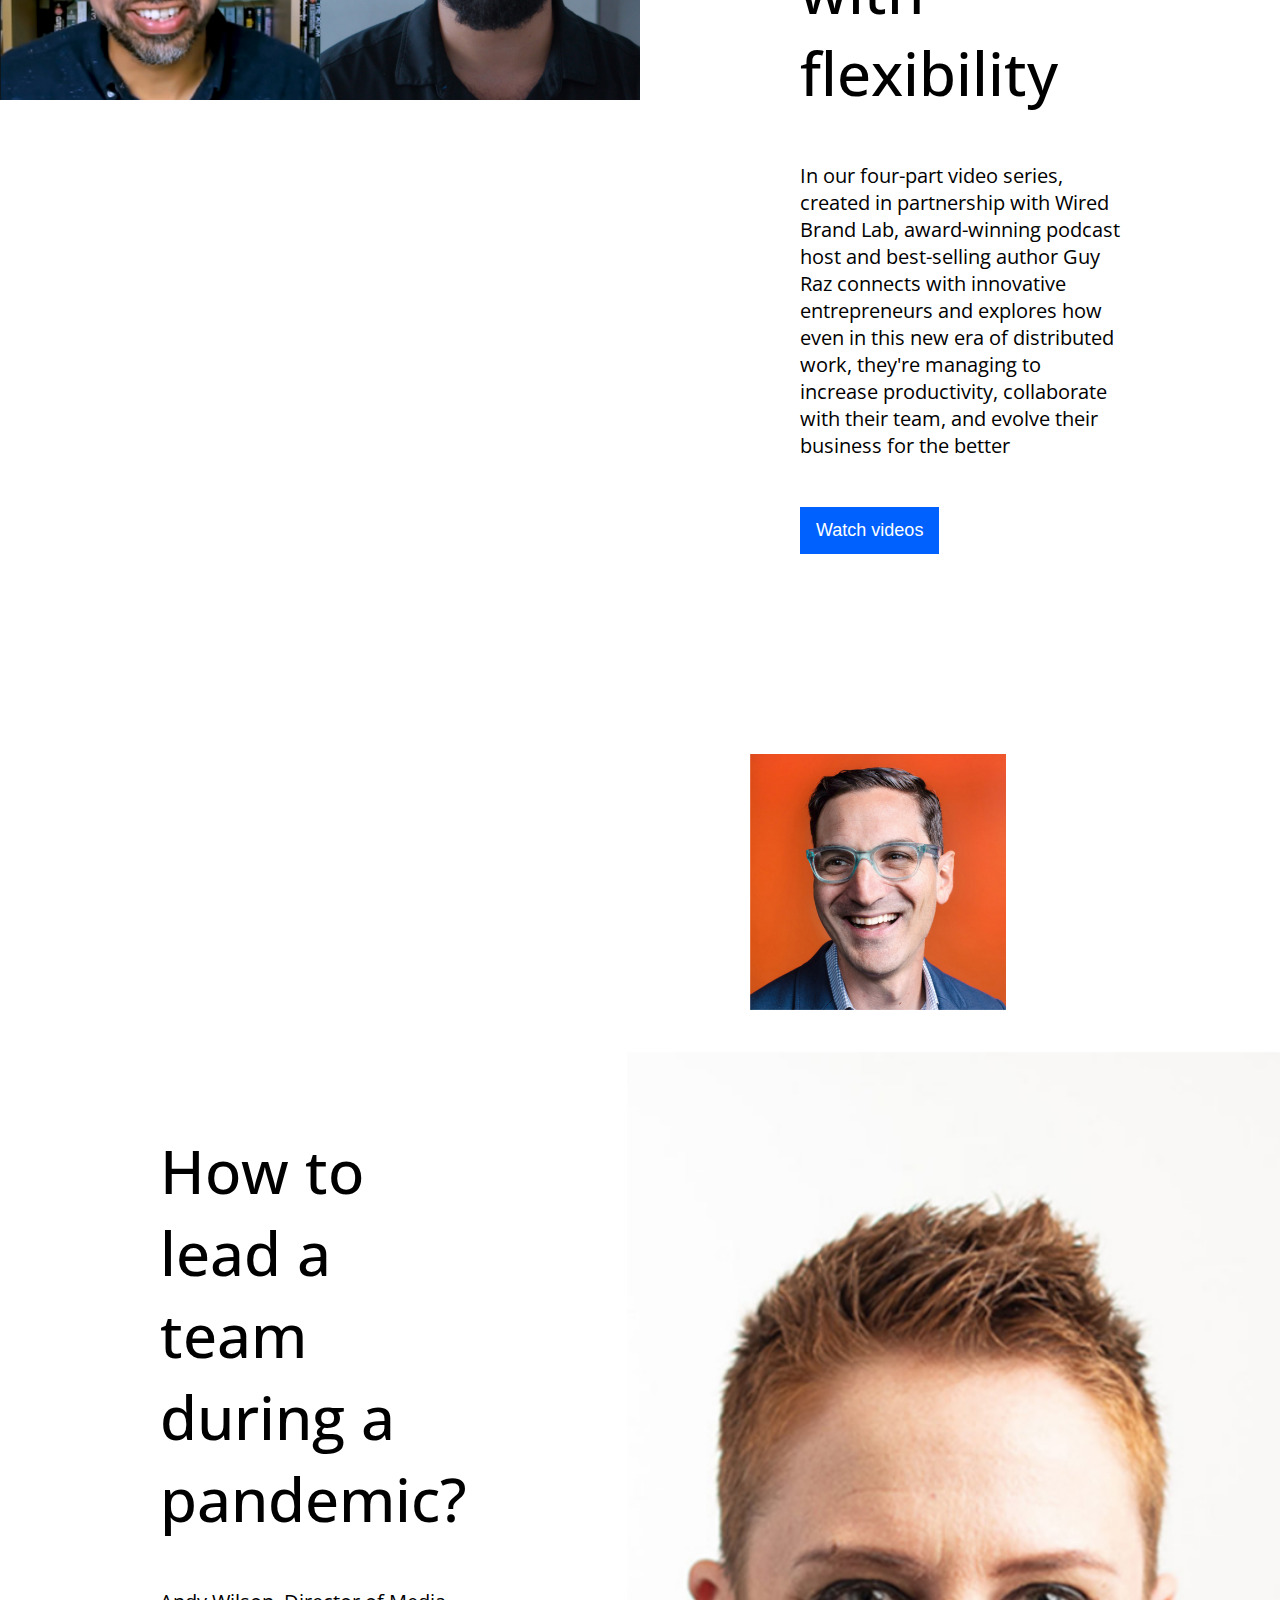
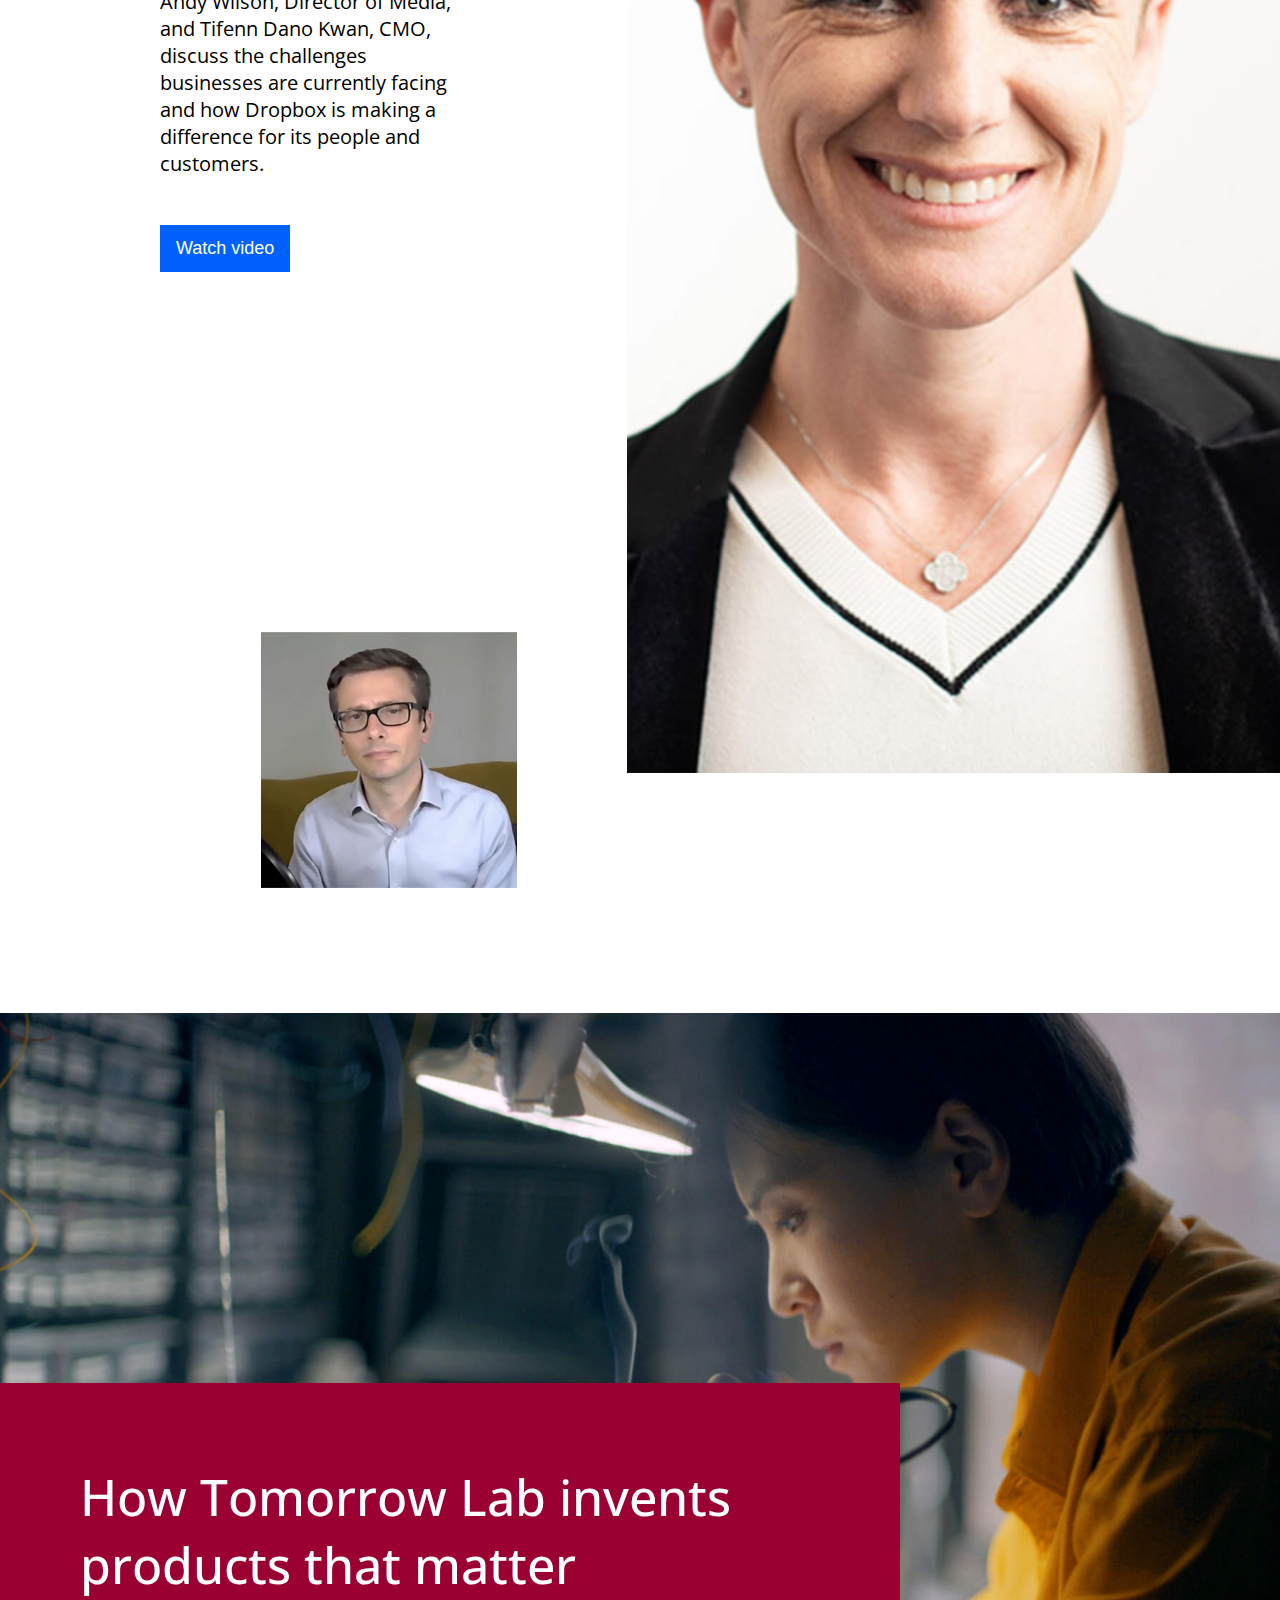
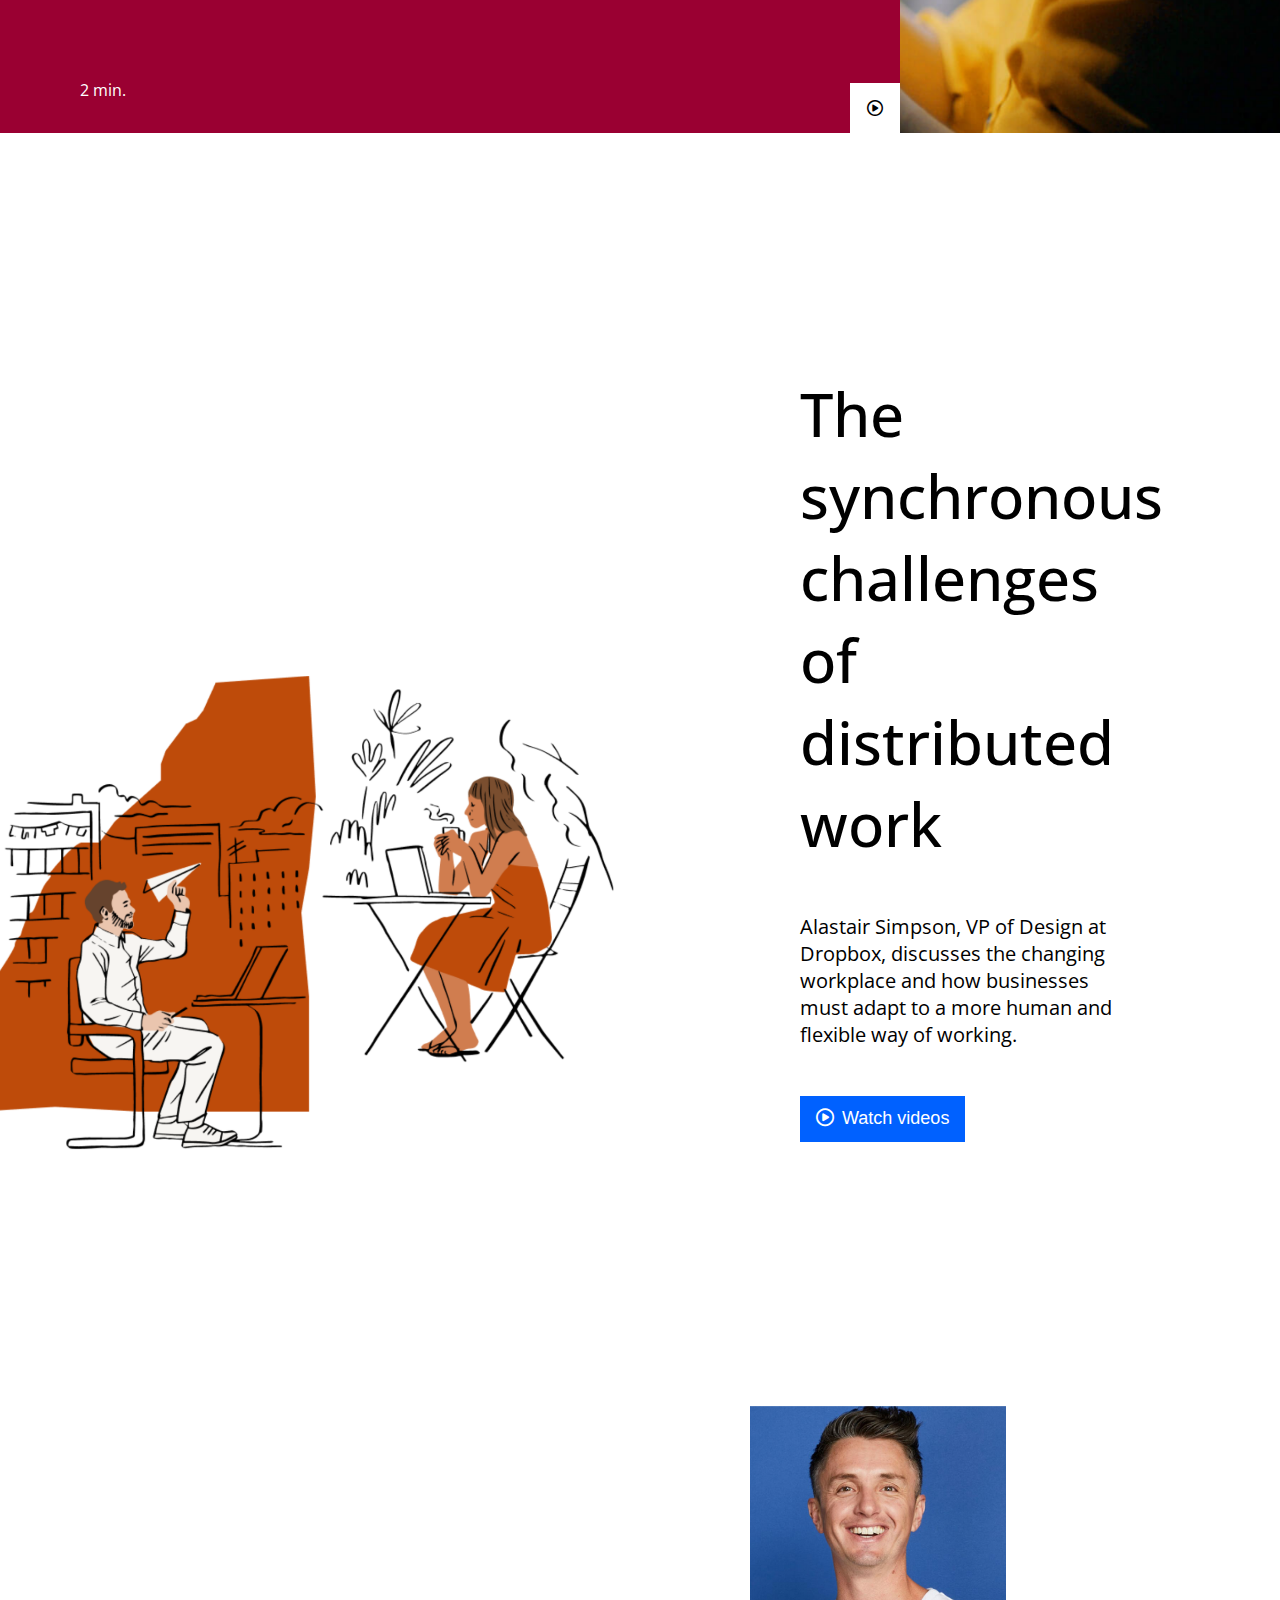
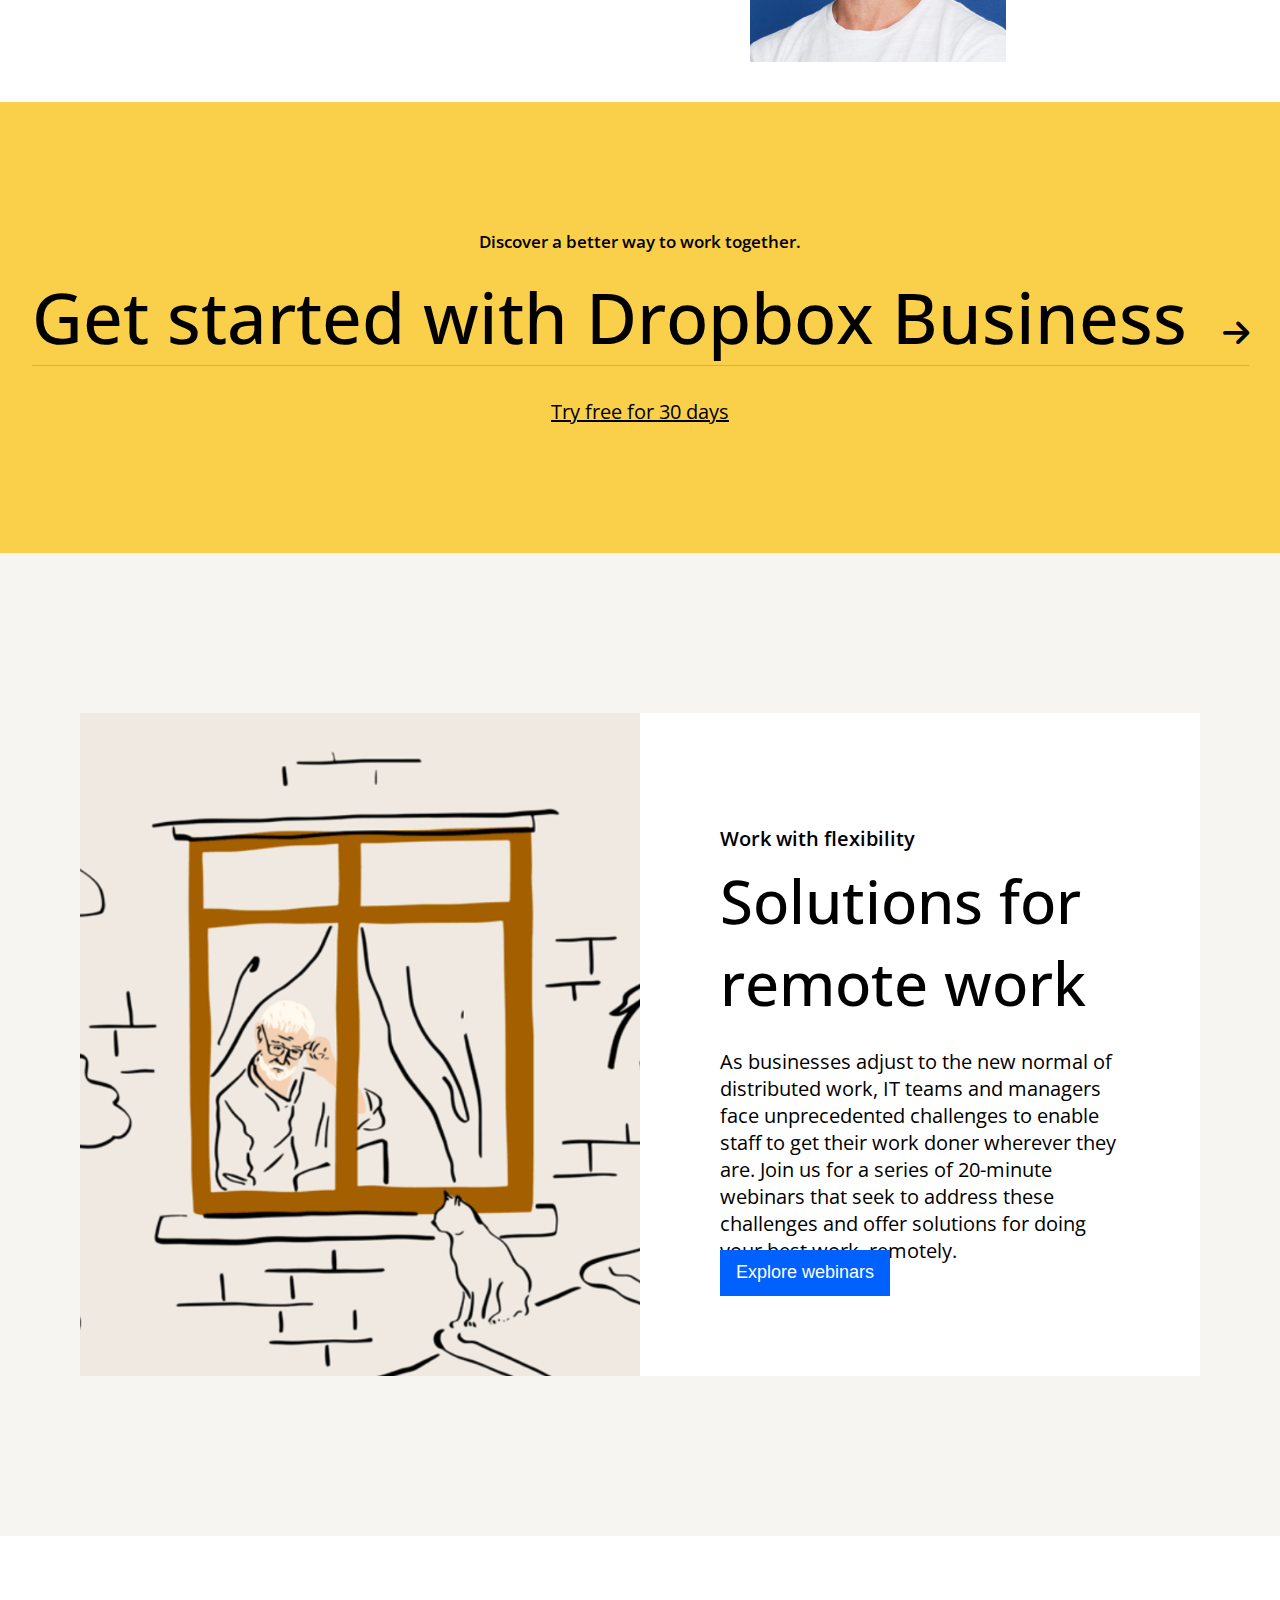
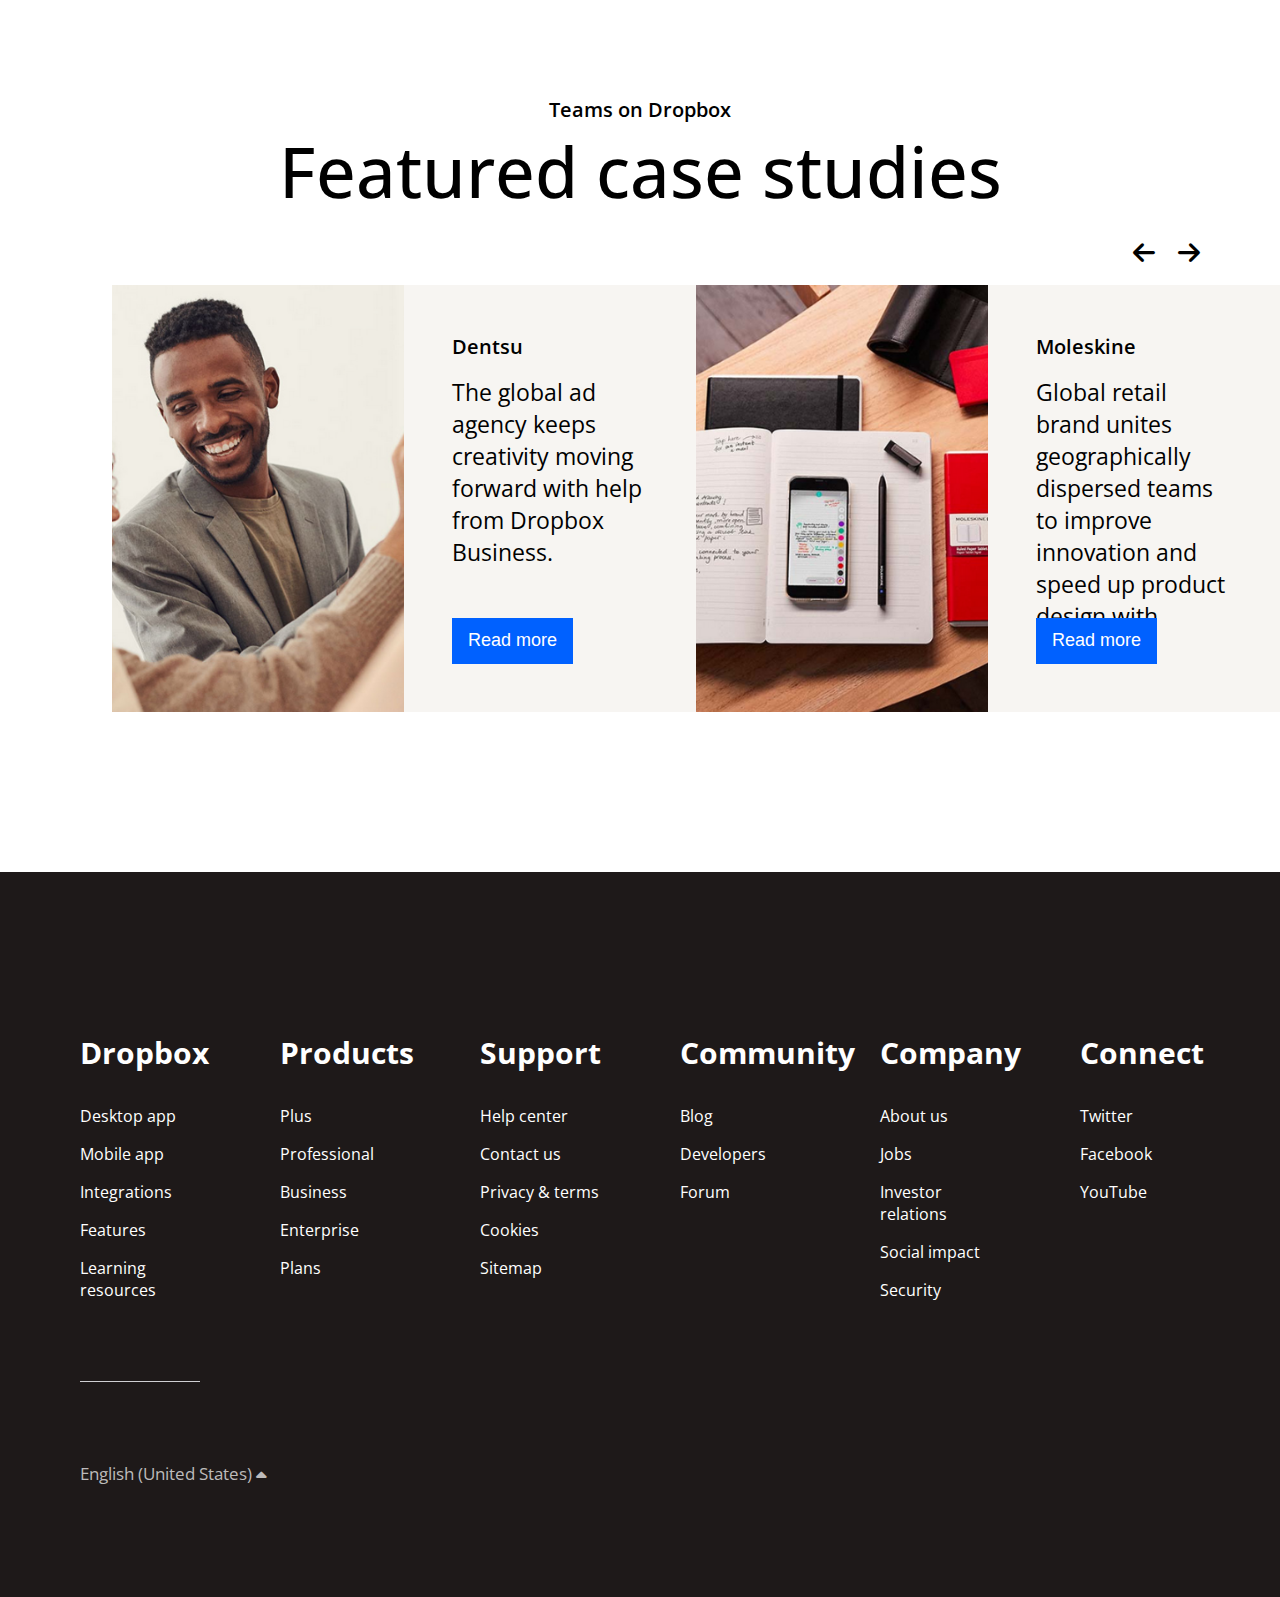
<file: BONUS/index.html>
<!DOCTYPE html>
<html lang="en">
<head>
    <meta charset="UTF-8">
    <meta name="viewport" content="width=device-width, initial-scale=1.0">
    <title>Dropbox</title>

    <!-- Font-awesome  -->
    <link rel="stylesheet" href="https://cdnjs.cloudflare.com/ajax/libs/font-awesome/6.4.2/css/all.min.css">

    <!-- Custom CSS -->
    <link rel="stylesheet" href="assets/style/style.css">
</head>
<body>
    <header>
        <div class="wrapper">
            <nav class="main-nav">
                <ul class="flex">
                    <li><a href="#"><img src="assets/img/logo-small.png" alt="logo dropbox" class="logo"></a></li>
                    <li class="list-hover">
                        <div class="dropdown">
                            <a href="#">Why Dropbox?</a>
                            <div class="dropdown-content dropdown-right">
                                <nav class="dropdown-nav flex">
                                    <div class="left-list">
                                        <ul>
                                            <li><a href="#">Condividi file</a></li>
                                            <li><a href="#">Store and backup</a></li>
                                            <li><a href="#">Sincronizza i dispositivi</a></li>
                                            <li><a href="#">Proteggi e mantieni al sicuro</a></li>
                                            <li><a href="#">Rimani produttivo</a></li>
                                        </ul>
                                    </div>
                                    <div class="right-list">
                                        <ul>
                                            <li><a href="#">Scarica l'applicazione Desktop</a></li>
                                            <li><a href="#">Desidero ottenere l'applicazione per dispositivi mobili</a></li>
                                            <li><a href="#">Lavora in remoto</a></li>
                                            <li><a href="#">Collabora</a></li>
                                            <li><a href="#">Organizza un team</a></li>
                                        </ul>
                                    </div>
                                </nav>
                            </div>
                        </div>
                    </li>
                    <li class="list-hover">
                        <div class="dropdown">
                            <a href="#">Features</a>
                            <div class="dropdown-content dropdown-right">
                                <nav class="dropdown-nav flex">
                                    <div class="left-list">
                                        <ul>
                                            <li><a href="#">Condividi file</a></li>
                                            <li><a href="#">Store and backup</a></li>
                                            <li><a href="#">Sincronizza i dispositivi</a></li>
                                            <li><a href="#">Proteggi e mantieni al sicuro</a></li>
                                            <li><a href="#">Rimani produttivo</a></li>
                                        </ul>
                                    </div>
                                    <div class="right-list">
                                        <ul>
                                            <li><a href="#">Scarica l'applicazione Desktop</a></li>
                                            <li><a href="#">Desidero ottenere l'applicazione per dispositivi mobili</a></li>
                                            <li><a href="#">Lavora in remoto</a></li>
                                            <li><a href="#">Collabora</a></li>
                                            <li><a href="#">Organizza un team</a></li>
                                        </ul>
                                    </div>
                                </nav>
                            </div>
                        </div>
                    </li>
                    <li class="list-hover">
                        <div class="dropdown">
                            <a href="#">Plans & Pricing</a>
                            <div class="dropdown-content dropdown-right">
                                <nav class="dropdown-nav flex">
                                    <div class="left-list">
                                        <ul>
                                            <li><a href="#">Condividi file</a></li>
                                            <li><a href="#">Store and backup</a></li>
                                            <li><a href="#">Sincronizza i dispositivi</a></li>
                                            <li><a href="#">Proteggi e mantieni al sicuro</a></li>
                                            <li><a href="#">Rimani produttivo</a></li>
                                        </ul>
                                    </div>
                                    <div class="right-list">
                                        <ul>
                                            <li><a href="#">Scarica l'applicazione Desktop</a></li>
                                            <li><a href="#">Desidero ottenere l'applicazione per dispositivi mobili</a></li>
                                            <li><a href="#">Lavora in remoto</a></li>
                                            <li><a href="#">Collabora</a></li>
                                            <li><a href="#">Organizza un team</a></li>
                                        </ul>
                                    </div>
                                </nav>
                            </div>
                        </div>
                    </li>
                </ul>
            </nav>
            <div class="user-wrapper">
                <ul class="flex">
                    <li class="list-hover">
                        <div class="dropdown">
                            <a href="#">Support</a>
                            <div class="dropdown-content dropdown-left">
                                <nav class="dropdown-nav flex">
                                    <div class="left-list">
                                        <ul>
                                            <li><a href="#">Condividi file</a></li>
                                            <li><a href="#">Store and backup</a></li>
                                            <li><a href="#">Sincronizza i dispositivi</a></li>
                                            <li><a href="#">Proteggi e mantieni al sicuro</a></li>
                                            <li><a href="#">Rimani produttivo</a></li>
                                        </ul>
                                    </div>
                                    <div class="right-list">
                                        <ul>
                                            <li><a href="#">Scarica l'applicazione Desktop</a></li>
                                            <li><a href="#">Desidero ottenere l'applicazione per dispositivi mobili</a></li>
                                            <li><a href="#">Lavora in remoto</a></li>
                                            <li><a href="#">Collabora</a></li>
                                            <li><a href="#">Organizza un team</a></li>
                                        </ul>
                                    </div>
                                </nav>
                            </div>
                        </div>
                    </li>
                    <li class="list-hover">
                        <div class="dropdown">
                            <a href="#">Contact</a>
                            <div class="dropdown-content dropdown-left">
                                <nav class="dropdown-nav flex">
                                    <div class="left-list">
                                        <ul>
                                            <li><a href="#">Condividi file</a></li>
                                            <li><a href="#">Store and backup</a></li>
                                            <li><a href="#">Sincronizza i dispositivi</a></li>
                                            <li><a href="#">Proteggi e mantieni al sicuro</a></li>
                                            <li><a href="#">Rimani produttivo</a></li>
                                        </ul>
                                    </div>
                                    <div class="right-list">
                                        <ul>
                                            <li><a href="#">Scarica l'applicazione Desktop</a></li>
                                            <li><a href="#">Desidero ottenere l'applicazione per dispositivi mobili</a></li>
                                            <li><a href="#">Lavora in remoto</a></li>
                                            <li><a href="#">Collabora</a></li>
                                            <li><a href="#">Organizza un team</a></li>
                                        </ul>
                                    </div>
                                </nav>
                            </div>
                        </div>
                    </li>
                    <li class="list-hover">
                        <div class="dropdown">
                            <a href="#">Sign in</a>
                            <div class="dropdown-content dropdown-left">
                                <nav class="dropdown-nav flex">
                                    <div class="left-list">
                                        <ul>
                                            <li><a href="#">Condividi file</a></li>
                                            <li><a href="#">Store and backup</a></li>
                                            <li><a href="#">Sincronizza i dispositivi</a></li>
                                            <li><a href="#">Proteggi e mantieni al sicuro</a></li>
                                            <li><a href="#">Rimani produttivo</a></li>
                                        </ul>
                                    </div>
                                    <div class="right-list">
                                        <ul>
                                            <li><a href="#">Scarica l'applicazione Desktop</a></li>
                                            <li><a href="#">Desidero ottenere l'applicazione per dispositivi mobili</a></li>
                                            <li><a href="#">Lavora in remoto</a></li>
                                            <li><a href="#">Collabora</a></li>
                                            <li><a href="#">Organizza un team</a></li>
                                        </ul>
                                    </div>
                                </nav>
                            </div>
                        </div>
                    </li>
                    <li><a href="#"><button class="button button-blue">Get Started</button></a></li>
                </ul>
            </div>
        </div>
    </header>

    <main>
        <section id="hero">
            <nav>
                <ul class="flex">
                    <li>Experience Dropbox</li>
                    <li>Work with Flexibility</li>
                    <li>Grow Your Business</li>
                    <li>Keep Work Secure</li>
                    <li>Resources</li>
                </ul>
            </nav>
            <div class="hero-wrapper flex">
                <div class="main-content">
                    <div class="img-content">
                        <img src="assets/img/hero1.png" alt="Donna in videocall">
                    </div>
                    <div class="text-content">
                        <h1>The future of work is flexible</h1>
                        <p>
                            Distributed teams, diverse time-zones, and new ways of collaboration 
                            are changing the way we work and calling for a more flexible future.
                        </p>
                    </div>
                </div>
                <div class="hero-articles">
                    <div class="video">
                        <img src="assets/img/hero2.jpg" alt="Donna che porge la mano">
                    </div>
                    <div class="video-text">
                        <p>Work with flexibility</p>
                        <h2>New tools for a new way of working</h2>
                    </div>
                    <article class="grow">
                        <p class="description">Grow your business</p>
                        <p class="title">Is the way we work broken?</p>
                    </article>
                    <article class="secure">
                        <p class="description">Grow your business</p>
                        <p class="title">Is the way we work broken?</p>
                    </article>

                </div>
            </div>
        </section>

        <section id="wired" class="flex">
            <div class="img-column flex">
                <div class="img-square w2">
                    <img src="assets/img/wired1.png" alt="wired team member">
                </div>
                <div class="img-square">
                    <img src="assets/img/wired2.png" alt="wired team member">
                </div>
                <div class="img-square">
                    <img src="assets/img/wired3.png" alt="wired team member">
                </div>
                <div class="img-square">
                    <img src="assets/img/wired4.png" alt="wired team member">
                </div>
                <div class="collab-with">
                    <img src="assets/img/wired-collab.png" alt="In collaborazione con wired">
                </div>
            </div>
            <div class="main-column">
                <h1>The Drop In:<br> Conversations about leading with flexibility</h1>
                <p>
                    In our four-part video series, created in partnership with Wired Brand Lab,
                    award-winning podcast host and best-selling author Guy Raz connects
                    with innovative entrepreneurs and explores how even in this new era of
                    distributed work, they're managing to increase productivity, collaborate
                    with their team, and evolve their business for the better
                </p>
                <button class="button button-blue">Watch videos</button>
                <img src="assets/img/wired5.png" alt="wired team member">
            </div>
        </section>

        <section id="pandemic" class="flex">
            <div class="main-column">
                <h1>How to lead a team during a pandemic?</h1>
                <p>
                    Andy Wilson, Director of Media, and Tifenn Dano Kwan, CMO, discuss the
                    challenges businesses are currently facing and how Dropbox is making a
                    difference for its people and customers.
                </p>
                <button class="button button-blue">Watch video</button>
                <div class="img-wrapper"><img src="assets/img/pandemic2.png" alt="Tifenn Dano Kwan, CMO"></div>
            </div>
            <div class="img-column">
                <img src="assets/img/pandemic1.png" alt="Andy Wilson, Director of Media">
            </div>
        </section>

        <section id="tomorrow">
            <div class="video-description">
                <h2>How Tomorrow Lab invents products that matter</h2>
                <p>2 min.</p>
                <div class="icon-player"><i class="fa-regular fa-circle-play"></i></div>
            </div>
        </section>

        <section id="design" class="flex">
            <div class="img-column">
                <img src="assets/img/design1.png" alt="Illustrazione con due persone davanti ad un portatile">
            </div>
            <div class="main-column">
                <h1>The synchronous challenges of distributed work</h1>
                <p>
                    Alastair Simpson, VP of Design at Dropbox, discusses the changing
                    workplace and how businesses must adapt to a more human and flexible
                    way of working.
                </p>
                <button class="button button-blue"><i class="fa-regular fa-circle-play"></i>Watch videos</button>
                <img src="assets/img/design2.png" alt="Alastair Simpson, VP of Design">
            </div>
        </section>

        <section id="free-trial" class="flex">
            <p>Discover a better way to work together.</p>
            <div class="title-wrapper">
                <h1>Get started with Dropbox Business</h1>
                <i class="fa-solid fa-arrow-right"></i>
            </div> 
            <a href="#">Try free for 30 days</a>
        </section>

        <section id="solutions">
            <div class="wrapper flex">
                <div class="img-column">
                    <img src="assets/img/solutions1.png" alt="Illustrazione di uomo dietro una finestra che guarda un gatto">
                </div>
                <div class="main-column">
                    <p>Work with flexibility</p>
                    <h1>Solutions for remote work</h1>
                    <p>
                        As businesses adjust to the new normal of distributed work, IT teams and managers
                        face unprecedented challenges to enable staff to get their work doner wherever they
                        are. Join us for a series of 20-minute webinars that seek to address these challenges
                        and offer solutions for doing your best work, remotely.
                    </p>
                    <button class="button button-blue">Explore webinars</button>
                </div>
            </div>
        </section>

        <section id="studied-cases">
            <p>Teams on Dropbox</p>
            <h1>Featured case studies</h1>
            <div class="navigation-buttons">
                <i class="fa-solid fa-arrow-left"></i>
                <i class="fa-solid fa-arrow-right"></i>
            </div>

            <div class="wrapper flex">
                <article class="flex">
                    <div class="img-column">
                        <img src="assets/img/card1.png" alt="Due colleghi al lavoro che ridono">
                    </div>
                    <div class="main-column">
                        <p>Dentsu</p>
                        <p>
                            The global ad agency keeps creativity
                            moving forward with help from Dropbox
                            Business.
                        </p>
                        <button class="button button-blue">Read more</button>
                    </div>
                </article>

                <article class="flex">
                    <div class="img-column">
                        <img src="assets/img/card2.png" alt="Un agenda con uno smartphone ed un powerbank">
                    </div>
                    <div class="main-column">
                        <p>Moleskine</p>
                        <p>
                            Global retail brand unites geographically
                            dispersed teams to improve innovation and
                            speed up product design with Dropbox.
                        </p>
                        <button class="button button-blue">Read more</button>
                    </div>
                </article>
            </div>
        </section>
    </main>

    <footer>
        <div class="footer-wrapper">
            <div class="upper-footer flex">
                <div class="footer-column">
                    <h4>Dropbox</h4>
                    <ul>
                        <li>Desktop app</li>
                        <li>Mobile app</li>
                        <li>Integrations</li>
                        <li>Features</li>
                        <li>Learning resources</li>
                    </ul>
                </div>

                <div class="footer-column">
                    <h4>Products</h4>
                    <ul>
                        <li>Plus</li>
                        <li>Professional</li>
                        <li>Business</li>
                        <li>Enterprise</li>
                        <li>Plans</li>
                    </ul>
                </div>

                <div class="footer-column">
                    <h4>Support</h4>
                    <ul>
                        <li>Help center</li>
                        <li>Contact us</li>
                        <li>Privacy & terms</li>
                        <li>Cookies</li>
                        <li>Sitemap</li>
                    </ul>
                </div>

                <div class="footer-column">
                    <h4>Community</h4>
                    <ul>
                        <li>Blog</li>
                        <li>Developers</li>
                        <li>Forum</li>
                    </ul>
                </div>

                <div class="footer-column">
                    <h4>Company</h4>
                    <ul>
                        <li>About us</li>
                        <li>Jobs</li>
                        <li>Investor relations</li>
                        <li>Social impact</li>
                        <li>Security</li>
                    </ul>
                </div>

                <div class="footer-column">
                    <h4>Connect</h4>
                    <ul>
                        <li>Twitter</li>
                        <li>Facebook</li>
                        <li>YouTube</li>
                    </ul>
                </div>
            </div>
            <div class="divider"></div>
            <div class="bottom-footer">
                <span>English (United States)</span>
                <i class="fa-solid fa-caret-up"></i>
            </div>
        </div>
    </footer>
</body>
</html>
</file>
<file: assets/style/style.css>
/* Google Font */
@import url('https://fonts.googleapis.com/css2?family=Open+Sans:ital,wght@0,500;0,700;0,800;1,300;1,400;1,800&display=swap');

/* Reset */
* {
    margin: 0;
    padding: 0;
    box-sizing: border-box;
}

body {
    font-family: 'Open Sans', sans-serif;
}

/* General Classes */
ul {
    list-style: none;
}

a {
    color: black;
    text-decoration: none;
}

.flex {
    display: flex;
}

.hero-wrapper,
.footer-wrapper {
    width: 55%;
    margin: 0 auto;
}

.container {
    width: 50%;
    margin: 0 auto;
}

.button {
    border: none;
    padding: 0.8rem 1rem;
    font-size: 18px;
    background-color: white;
}

.button:hover {
    transform: scale(1.05);
}

.button-blue {
    background-color: rgb(0, 97, 255);
    color: white;
}

.button-white {
    border: 1px solid black;
}

.divider {
    width: 60px;
    height: 1px;
    background-color: rgb(208, 208, 211);
    margin: 2rem 0;
}

/* Header */
header {
    height: 80px;
}

header ul {
    align-items: center;
    height: 100%;
}

header .wrapper {
    display: flex;
    justify-content: space-between;
    align-items: center;
    height: 100%;
    padding: 0 1rem;
}

header .wrapper > nav {
    height: 100%;
}

header .wrapper .logo {
    vertical-align: middle;
}

header .wrapper > .main-nav > ul > li,
header .user-wrapper > ul > li {
    margin-left: 1.5rem;
    height: 100%;
    line-height: 80px;
    vertical-align: middle;
}

.user-wrapper {
    height: 100%;
}

.user-wrapper ul li a > button {
    padding: 0.5rem 1rem;
}

.list-hover:hover {
    border-bottom: 3px solid black;
}

/* DropDown Menu */
.dropdown {
    position: relative;
}

.dropdown-content {
    display: none;
    position: absolute;
    background-color: #f9f9f9;
    width: 500px;
    box-shadow: 0px 8px 16px 0px rgba(0,0,0,0.2);
    z-index: 1;
    padding: 1.5rem 1rem;
}

.dropdown-left {
    right: 0;
}

.dropdown-right {
    left: 0;
}

.dropdown-nav {
    flex-wrap: wrap;
}

.dropdown-nav .left-list,
.dropdown-nav .right-list {
   width: 50%;
}

.dropdown-nav .left-list ul li,
.dropdown-nav .right-list ul li {
    line-height: normal;
    padding-bottom: 1rem;
    transition: transform 0.2s linear;
}

.dropdown-nav .left-list ul li:hover,
.dropdown-nav .right-list ul li:hover {
    transform: translateY(-0.25em);
}

.dropdown:hover .dropdown-content {
    display: block;
}

/* Hero */
#hero {
    background-color: rgb(180, 208, 231);
    padding-top: 3rem;
}

.hero-wrapper h1 {
    font-size: 70px;
    font-weight: 900;
}

.content-wrapper .content {
    width: 30%;
    position: relative;
}

.content-wrapper .content p:first-child {
    margin-bottom: 2rem;
}

.content-wrapper .content p:last-of-type {
    margin-top: 2rem;
}

.content-wrapper .content .fa-arrow-down {
    position: absolute;
    left: 0;
    bottom: 50px;
    font-size: 50px;
    padding-bottom: 1rem;
}

.content-wrapper .content-img {
    width: 70%;
}

.content-wrapper .content-img .hero-img {
    width: 100%;
}

.content-wrapper .content,
.content-wrapper .content-img {
    position: relative;
    top: 50px;
}

/* Business Plan */
#business-plan {
    padding-top: 8rem;
}

#business-plan h2 {
    font-size: 50px;
}

#business-plan .billing-type {
    margin: 2.5rem 0;
}

#business-plan input {
    appearance: none;
    border-radius: 50%;
    width: 20px;
    height: 20px;
    border: 2px solid rgb(214, 214, 216);
    transition: 0.2s all linear;
    margin-right: 5px;
    position: relative;
    top: 3px;
}
  
#business-plan input:checked {
    border: 5px solid rgb(0, 97, 255);
}

#business-plan input:hover {
    border-color: rgb(0, 97, 255);
    transform: perspective(1px) scale3d(1.044, 1.044, 1) translateZ(0) !important;
}

#business-plan .billing-type label[for="monthly"] {
    margin-right: 2rem;
}

.business-wrapper {
    flex-wrap: wrap;
}

.card {
    width: calc(100% / 3 - 1rem);
    margin-right: 1rem;
    border: 1px solid rgb(208, 208, 211);
}

.card .business-type {
    border-bottom: 1px solid rgb(208, 208, 211);
    text-align: center;
    padding: 0.5rem 0;
}

.card .card-info {
    padding: 2.3rem 2rem 2.3rem 2rem;
    position: relative;
}

.card .card-info h3 {
    font-size: 25px;
    margin-bottom: 0.8rem;
}

.card .card-info .pay {
    font-weight: bold;
    margin-bottom: 0.5rem;
}

.card .card-info .method-pay {
    color: rgb(102, 102, 102);
    margin-bottom: 3rem;
}

.card .card-info .users,
.card .card-info .storage {
    margin-bottom: 1rem;
}

.card .card-info .shares {
    margin-bottom: 3rem;
}

.business-wrapper .card .card-info > button {
    display: inline-block;
    width: 100%;
}
.card .card-info .buy {
    margin-top: 1.7rem;
}

.card .card-info .buy > a {
    color: blue;
    text-decoration: underline;
}

.business-highlights h4 {
    margin-bottom: 1.5rem;
}

.business-highlights ul li {
    list-style: url("../img/check.svg");
    margin-left: 1rem;
    padding-bottom: 1rem;
}

.big-card-wrapper {
    margin-top: 3rem;
}
.big-card-wrapper .card {
    width: 100%;
}

.big-card-wrapper .card .card-info > p {
    margin-top: 2.5rem;
}

.big-card-wrapper .card  button {
    position: absolute;
    top: 2.3rem;
    right: 2rem;
}

/* Dropbox Partner */
#dropbox-partner {
    margin-top: 8rem;
}

.partner-wrapper .content-img {
    width: 60%;
    padding: 1rem;
}

.partner-wrapper .content-img img {
    width: 100%;
}

.partner-wrapper .content {
    width: 40%;
    padding: 4rem;
}

.partner-wrapper .content > h3 {
    font-size: 21px;
    margin-bottom: 1rem;
}

.partner-wrapper .content > p {
    margin-bottom: 2rem;
}

/* Dropbox Feature */
#dropbox-feature {
    margin-top: 8rem;
}

#dropbox-feature > h2 {
    font-size: 50px;
    margin-bottom: 3rem;
}

.feature-wrapper {
    flex-wrap: wrap;
}

.feature-wrapper .feature {
    width: calc(100% / 3 - 2rem);
    margin-right: 2rem;
    padding: 1rem;
}

.feature-wrapper .feature > img {
    width: 100%;
}

.feature-wrapper .feature > h3 {
    font-size: 25px;
    margin-bottom: 1.5rem;
}

/* Learn more */
#learn-more {
    margin-top: 8rem;
}

#learn-more > h2 {
    font-size: 40px;
    margin-bottom: 3rem;
}

#learn-more > a {
    color: blue;
    text-decoration: underline;
}

/* Brands */
#brands {
    margin-top: 8rem;
}

#brands .main-content-wrapper {
    background-color: rgb(245, 245, 245);
    padding: 4rem;
}

#brands .main-content-wrapper > img {
    height: 100px;
}

#brands .main-content-wrapper > p:first-of-type {
    margin-bottom: 3rem;
}

#brands .main-content-wrapper > .divider {
    width: 150px;
}

#brands .main-content-wrapper {
    /* width: calc(100% / 3); */
    width: 40vw;
    height: 30vw;
}

#brands .brands-left-wrapper,
#brands .brands-right-wrapper {
    flex-wrap: wrap;
    width: 30vw;
    height: 30vw;
}

.brand-square {
    width: 50%;
    height: 50%;
    position: relative;
    transition: border 0.5s linear;
    border-color: rgba(255, 255, 255, 0.2);
}

.brand-square:hover {
    border: 20px solid rgba(255, 255, 255, 0.2);
}

.brand-square > img {
    height: 50%;
    width: 50%;
    position: absolute;
    top: 50%;
    left: 50%;
    transform: translate(-50%, -50%);
    object-fit: contain;
    object-position: center;
    /* Credits CSS filter generator by Barret Sonntag */
    filter: invert(100%) sepia(2%) saturate(7377%) hue-rotate(109deg) brightness(115%) contrast(95%);
}

/* Brands Classes */
.designit {
    background-color: rgb(162, 211, 155);
}

.asu {
    background-color: rgb(97, 8, 43);
}

.uf {
    background-color: rgb(0, 147, 206);
}

.topps {
    background-color: rgb(255, 28, 28);
}

.bicycle {
    background-color: rgb(213, 0, 31);
}

.hearst {
    background-color: rgb(180, 208, 231);
}   

.lonely {
    background-color: rgb(13, 36, 129);
}

.clear-channel {
    background-color: rgb(255, 216, 48);
}

/* Free trial */
#free-trial {
    background-color: rgb(180, 208, 231);
    padding: 7rem;
} 

#free-trial .free-trial-wrapper {
    justify-content: space-between;
}

#free-trial .free-trial-wrapper > h2 {
    font-size: 35px;
    color: rgb(97, 8, 43);
}

#free-trial .free-trial-wrapper > button {
    align-self: flex-start;
    padding: 0.8rem 4rem;
}

/* FAQ */
#faq {
    margin: 8rem auto;
}

#faq > h2 {
    font-size: 50px;
    margin-bottom: 3rem;
}

#faq .question {
    position: relative;
    flex-wrap: wrap;
    align-items: center;
    font-weight: bold;
    padding: 2rem 0;
    border-width: 1px 0 1px 0;
    border-style: solid;
    border-color: rgb(153, 153, 153);
}

#faq .question:nth-of-type(2) {
    border:none;
}

#faq .question .question-title,
#faq .question .icon {
    width: 50%;
}

#faq .question .icon {
    text-align: end;
    padding-right: 1.5rem;
}

#faq .question input[type=checkbox] {
    position: absolute;
    cursor: pointer;
    width: 100%;
    height: 100%;
    opacity: 0;
}

#faq .question input[type=checkbox]:checked ~ .accordion {
    max-height: 0;
    max-width: 0;
    opacity: 0;
    padding: 0;
}

#faq .accordion {
    max-height: 800px;
    opacity: 1;
    font-weight: 500;
    max-width: 80%;
    padding-top: 1rem;
    color: grey;
    transition: all 0.5s linear;
}

/* Footer */
footer {
    background-color: black;
    color: white;
}

.footer-wrapper {
    padding-top: 5rem;
}

.upper-footer {
    padding-bottom: 5rem;
    justify-content: center;
}

.footer-column {
    margin-right: 5rem;
    width: calc(100% / 5 - 5rem);
}

.upper-footer .footer-column > h4 {
    font-size: 30px;
    font-weight: bold;
    padding-bottom: 2rem;
}

.upper-footer .footer-column ul li {
    margin-bottom: 1rem;
}

.footer-wrapper .divider {
    width: 120px;
    color: white;
}

.bottom-footer {
    padding-bottom: 3rem;
    color: rgb(153, 153, 153);
}
.bottom-footer > span {
    padding-left: 0.5rem;
}

.fa-caret-up {
    position: relative;
    top: 2px;
}
</file>
<file: BONUS/assets/style/style.css>
/* Google Font */
@import url('https://fonts.googleapis.com/css2?family=Open+Sans:ital,wght@0,500;0,700;0,800;1,300;1,400;1,800&display=swap');

/* Reset */
* {
    margin: 0;
    padding: 0;
    box-sizing: border-box;
}

body {
    font-family: 'Open Sans', sans-serif;
}

/* General Classes */
ul {
    list-style: none;
}

a {
    color: black;
    text-decoration: none;
}

.flex {
    display: flex;
}

.button {
    border: none;
    padding: 0.8rem 1rem;
    font-size: 18px;
    background-color: white;
}

.button:hover {
    transform: scale(1.05);
}

.button-blue {
    background-color: rgb(0, 97, 255);
    color: white;
}

.divider {
    width: 60px;
    height: 1px;
    background-color: rgb(208, 208, 211);
    margin: 2rem 0;
}

/* Header */
header {
    height: 80px;
}

header ul {
    align-items: center;
    height: 100%;
}

header .wrapper {
    display: flex;
    justify-content: space-between;
    align-items: center;
    height: 100%;
    padding: 0 1rem;
}

header .wrapper > nav {
    height: 100%;
}

header .wrapper .logo {
    vertical-align: middle;
}

header .wrapper > .main-nav > ul > li,
header .user-wrapper > ul > li {
    margin-left: 1.5rem;
    height: 100%;
    line-height: 80px;
    vertical-align: middle;
}

.user-wrapper {
    height: 100%;
}

.user-wrapper ul li a > button {
    padding: 0.5rem 1rem;
}

.list-hover:hover {
    border-bottom: 3px solid black;
}

/* DropDown Menu */
.dropdown {
    position: relative;
}

.dropdown-content {
    display: none;
    position: absolute;
    background-color: #f9f9f9;
    width: 500px;
    box-shadow: 0px 8px 16px 0px rgba(0,0,0,0.2);
    z-index: 1;
    padding: 1.5rem 1rem;
}

.dropdown-left {
    right: 0;
}

.dropdown-right {
    left: 0;
}

.dropdown-nav {
    flex-wrap: wrap;
}

.dropdown-nav .left-list,
.dropdown-nav .right-list {
   width: 50%;
}

.dropdown-nav .left-list ul li,
.dropdown-nav .right-list ul li {
    line-height: normal;
    padding-bottom: 1rem;
    transition: transform 0.2s linear;
}

.dropdown-nav .left-list ul li:hover,
.dropdown-nav .right-list ul li:hover {
    transform: translateY(-0.25em);
}

.dropdown:hover .dropdown-content {
    display: block;
}

/* Hero */
#hero {
    background-color: rgb(30, 25, 25);
    color: white;
}

#hero nav {
    padding: 1rem 5rem;
    border-bottom: 1px solid white;
}

#hero nav ul li {
    margin-right: 2rem;
}

#hero .hero-wrapper .main-content {
    width: 60%;
}

#hero .hero-wrapper .main-content  .img-content {
    height: 70%;
}

#hero .hero-wrapper .main-content  .img-content img {
    width: 100%;
    height: 100%;
}

#hero .hero-wrapper .main-content .text-content {
    padding: 1.5rem 8rem 5rem 4rem;
    height: 30%;
}

#hero .hero-wrapper .main-content h1 {
    font-size: 60px;
    margin-bottom: 1.5rem;
    font-weight: 500;
}

#hero .hero-wrapper .main-content p {
    font-size: 20px;
}

#hero .hero-wrapper .hero-articles {
    width: 40%;
}

#hero .hero-wrapper .hero-articles .video {
    height: 50%;
}

#hero .hero-wrapper .hero-articles .video img {
    width: 100%;
    height: 100%;
    object-fit: cover;
}

#hero .hero-wrapper .hero-articles .video-text {
    height: 20%;
    padding-top: 3rem;
}

#hero .hero-wrapper .hero-articles .video-text p {
    font-size: 17px;
    margin-bottom: 1rem;
}

#hero .hero-wrapper .hero-articles .video-text h2 {
    font-size: 35px;
    font-weight: 500;
}

#hero .hero-wrapper .hero-articles article {
    border: 1px solid rgb(69, 65, 65);
    padding: 2.5rem 0 0 2rem;
}

#hero .hero-wrapper .hero-articles article .description {
    font-weight: 700;
    font-size: 20px;
    margin-bottom: 1rem;
}

#hero .hero-wrapper .hero-articles article .title {
    font-size: 25px;
}

#hero .hero-wrapper .hero-articles article.grow,
#hero .hero-wrapper .hero-articles article.secure {
    height: 15%;
}

#hero .hero-wrapper .hero-articles .video-text,
#hero .hero-wrapper .hero-articles article.grow,
#hero .hero-wrapper .hero-articles article.secure {
    padding-left: 5rem;
}

/* Wired */
#wired {
    margin-top: 10rem;
}

#wired .img-column {
    flex-wrap: wrap;
    position: relative;
}

#wired .img-column .img-square {
    width: 50%;
    height: 50%;
}

#wired .img-column .img-square img {
    width: 100%;
    height: 100%;
    object-fit: cover;
    object-position: center;
}

#wired .img-column {
    height: 50vw;
}

#wired .img-column .collab-with {
    width: 250px;
    height: 250px;
    position: absolute;
    position: absolute;
    top: 50%;
    left: 50%;
    transform: translate(-50%, -50%);
}

#wired .img-column .collab-with img {
    height: 100%;
    width: 100%;
    object-fit: cover;
    object-position: center;
}

#wired .main-column {
    padding: 5rem 10rem;
}

#wired .main-column h1 {
    font-size: 60px;
    font-weight: 500;
    margin-bottom: 3rem;
}

#wired .main-column p {
    font-size: 20px;
    margin-bottom: 3rem;
}

#wired .main-column img {
    display: block;
    height: 20vw;
    width: 20vw;
    position: relative;
    right: 50px;
    top: 200px;
}

#wired .img-column,
#wired .main-column {
    width: 50vw;
}

/* Pandemic */
#pandemic {
    margin-top: 10rem;
    justify-content: space-between;
}

#pandemic .main-column {
    padding: 5rem 10rem;
}

#pandemic .main-column h1 {
    font-size: 60px;
    font-weight: 500;
    margin-bottom: 3rem;
}

#pandemic .main-column p {
    font-size: 20px;
    margin-bottom: 3rem;
}

#pandemic .main-column button {
    margin-bottom: 10rem;
}

#pandemic .main-column .img-wrapper {
    text-align: end;
}
#pandemic .main-column .img-wrapper img {
    height: 20vw;
    width: 20vw;
    position: relative;
    top: 200px;
    left: 50px;
}

#pandemic .img-column img {
    width: 100%;
    height: 100%;
    object-fit: cover;
    object-position: center;
}

#pandemic .main-column,
#pademic .img-column {
    width: 50%;
}

/* Tomorrow */
#tomorrow {
    background-image: url("../img/tomorrow1.png");
    background-position: center;
    background-size: cover;
    width: 100%;
    height: 80vh;
    margin-top: 15rem;
    position: relative;
}

#tomorrow .video-description {
    background-color: rgb(154, 0, 50);
    height: 350px;
    width: 900px;
    position: absolute;
    left: 0;
    bottom: 0;
    padding: 5rem;
    color: white;
}

#tomorrow .video-description h2 {
    font-size: 50px;
    font-weight: 500;
    padding-bottom: 5rem;
}

#tomorrow .video-description .icon-player {
    background-color: white;
    color: black;
    height: 50px;
    width: 50px;
    text-align: center;
    line-height: 50px;
    position: absolute;
    bottom: 0;
    right: 0;
}

/* Design */
#design {
    margin-top: 10rem;
}

#design .img-column img {
    height: 100%;
    width: 100%;
    object-fit: contain;
}
#design .main-column {
    padding: 5rem 10rem;
}

#design .main-column h1 {
    font-size: 60px;
    font-weight: 500;
    margin-bottom: 3rem;
}

#design .main-column p {
    font-size: 20px;
    margin-bottom: 3rem;
}

#design .main-column button {
    margin-bottom: 4rem;
}

#design .main-column button .fa-circle-play {
    padding-right: 0.5rem;
}

#design .main-column img {
    display: block;
    height: 20vw;
    width: 20vw;
    position: relative;
    right: 50px;
    top: 200px;
}

#design .img-column,
#design .main-column {
    width: 50%;
}

/* Free Trial */
#free-trial {
    width: 100%;
    background-color: rgb(250, 208, 74);
    margin-top: 10rem;
    flex-direction: column;
    justify-content: center;
    align-items: center;
    padding: 8rem 0;
}

#free-trial p {
    font-weight: 600;
    font-size: 17px;
    margin-bottom: 1rem;
}

#free-trial .title-wrapper {
    margin-bottom: 2rem;
    border-bottom: 1px solid rgb(214, 178, 64);
}

#free-trial .title-wrapper i {
    font-size: 30px;
    align-self: flex-end;
}

#free-trial h1 {
    font-size: 70px;
    padding-right: 2rem;
    display: inline;
    font-weight: 500;
}

#free-trial a {
    text-decoration: underline;
    font-size: 20px;
}

/* Solutions */
#solutions {
    background-color: rgb(247, 245, 242);
    padding: 10rem 5rem;
}

#solutions .wrapper {
    background-color: white;
}

#solutions .wrapper .img-column img {
    width: 100%;
    height: 100%;
    object-fit: cover;

}

#solutions .wrapper .main-column {
    padding: 7rem 5rem;
    position: relative;
}

#solutions .wrapper .main-column p:first-of-type {
    font-size: 20px;
    margin-bottom: 0.5rem;
    font-weight: 600;
}

#solutions .wrapper .main-column h1 {
    font-size: 60px;
    font-weight: 500;
    margin-bottom: 1.5rem;
}

#solutions .wrapper .main-column p:nth-of-type(2) {
    font-size: 20px;
}

#solutions .wrapper .main-column button {
    position: absolute;
    bottom: 5rem;
}

#solutions .wrapper .img-column,
#solutions .wrapper .main-column {
    width: 50%;
}

/* Studied Cases */
#studied-cases {
    margin: 10rem 0;
}

#studied-cases > p {
    font-size: 20px;
    font-weight: 600;
}

#studied-cases > h1 {
    font-size: 70px;
    font-weight: 500;
}

#studied-cases > p,
#studied-cases > h1 {
    text-align: center;
}

#studied-cases .navigation-buttons {
    text-align: end;
    padding: 1rem 5rem;
    font-size: 25px;
}

#studied-cases .navigation-buttons i {
    margin-left: 1rem;
}

#studied-cases .wrapper {
    padding-left: 7rem;
}

#studied-cases .wrapper article {
    background-color: rgb(247, 245, 242);
    width: 50%;
}

#studied-cases .wrapper article .img-column img {
    width: 100%;
    height: 100%;
    object-position: center;
    object-fit: cover;
}

#studied-cases .wrapper article .main-column {
    padding: 3rem;
    position: relative;
}

#studied-cases .wrapper article .main-column p:first-of-type {
    font-weight: 600;
    font-size: 20px;
    margin-bottom: 1rem;
}

#studied-cases .wrapper article .main-column p:last-of-type {
    font-size: 23px;
}

#studied-cases .wrapper article .main-column button {
    position: absolute;
    left: 3rem;
    bottom: 3rem;
}

#studied-cases .wrapper article .img-column,
#studied-cases .wrapper article .main-column {
    width: 50%;
}

/* Footer */
footer {
    background-color: rgb(30, 25, 25);
    color: white;
}

.footer-wrapper {
    padding-top: 10rem;
    padding-left: 5rem;
}

.upper-footer {
    padding-bottom: 2rem;
    justify-content: center;
}

.upper-footer .footer-column {
    margin-right: 5rem;
    width: calc(100% / 6 - 5rem);
}

.upper-footer .footer-column > h4 {
    font-size: 30px;
    font-weight: bold;
    padding-bottom: 2rem;
}

.upper-footer .footer-column ul li {
    margin-bottom: 1rem;
}

.footer-wrapper .divider {
    width: 120px;
    color: white;
}

.bottom-footer {
    padding-top: 3rem;
    padding-bottom: 7rem;
    color: rgb(189, 187, 187);
    font-size: 17px;
}

.bottom-footer .fa-caret-up {
    position: relative;
    top: 2px;
}
</file>
